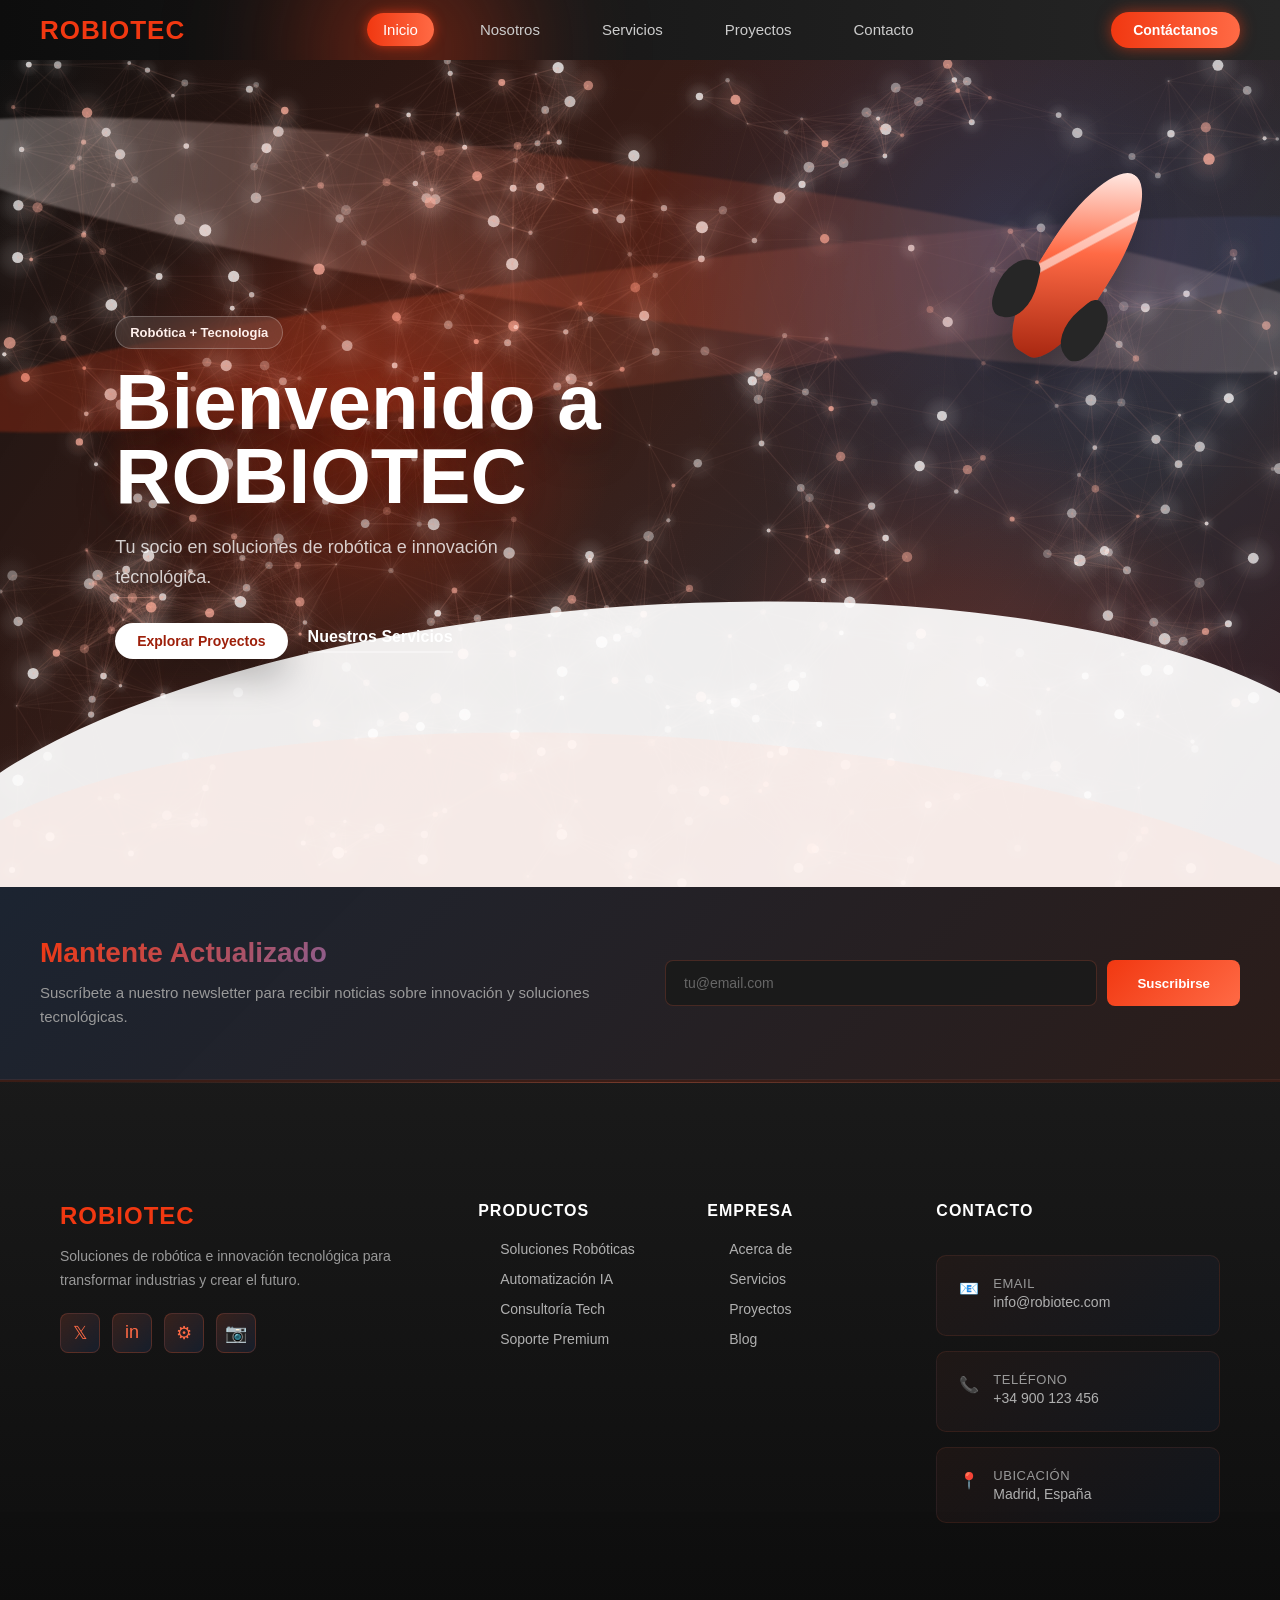
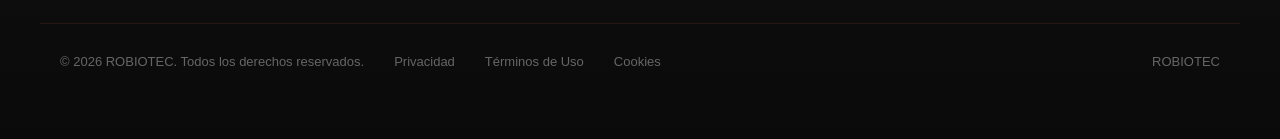
<file: index.html>
<!DOCTYPE html>
<html lang="es">
<head>
    <meta charset="UTF-8">
    <meta name="viewport" content="width=device-width, initial-scale=1.0">
    <link rel="stylesheet" href="css/style.css">
    <title>ROBIOTEC - Soluciones de Robótica e Innovación</title>
</head>
<body>
    <header>
        <nav class="navbar">
            <div class="logo">ROBIOTEC</div>
            <ul class="nav-links">
                <li><a href="index.html" class="active">Inicio</a></li>
                <li><a href="about.html">Nosotros</a></li>
                <li><a href="services.html">Servicios</a></li>
                <li><a href="project.html">Proyectos</a></li>
                <li><a href="contact.html">Contacto</a></li>
            </ul>

            <a href="contact.html" class="btn">Contáctanos</a> 
        </nav>
    </header>
    <main>
        <section class="hero">
            <canvas id="canvas"></canvas>
            <div class="hero-art" aria-hidden="true">
                <span class="cosmic-band band-one"></span>
                <span class="cosmic-band band-two"></span>
                <span class="rocket-shape"></span>
            </div>
            <div class="hero-content">
                <span class="hero-kicker">Robótica + Tecnología</span>
                <h1>Bienvenido a ROBIOTEC</h1>
                <p>Tu socio en soluciones de robótica e innovación tecnológica.</p>
                <div class="hero-actions">
                    <a href="project.html" class="btn hero-btn">Explorar Proyectos</a>
                    <a href="services.html" class="hero-link">Nuestros Servicios</a>
                </div>
            </div>
        </section>
    </main>

    <!-- Newsletter Section -->
    <section class="footer-newsletter">
        <div class="newsletter-container">
            <div class="newsletter-content">
                <h3>Mantente Actualizado</h3>
                <p>Suscríbete a nuestro newsletter para recibir noticias sobre innovación y soluciones tecnológicas.</p>
            </div>
            <form class="newsletter-form" onsubmit="return false;">
                <input type="email" placeholder="tu@email.com" required>
                <button type="submit">Suscribirse</button>
            </form>
        </div>
    </section>

    <!-- Footer -->
    <footer class="footer">
        <!-- Main Footer -->
        <div class="footer-main">
            <div class="footer-content-grid">
                <!-- Brand Column -->
                <div class="footer-column footer-brand">
                    <div class="logo">ROBIOTEC</div>
                    <p>Soluciones de robótica e innovación tecnológica para transformar industrias y crear el futuro.</p>
                    <div class="footer-socials">
                        <a href="https://twitter.com" target="_blank" class="social-icon" title="Twitter">𝕏</a>
                        <a href="https://linkedin.com" target="_blank" class="social-icon" title="LinkedIn">in</a>
                        <a href="https://github.com" target="_blank" class="social-icon" title="GitHub">⚙</a>
                        <a href="https://instagram.com" target="_blank" class="social-icon" title="Instagram">📷</a>
                    </div>
                </div>

                <!-- Product Column -->
                <div class="footer-column">
                    <h4>Productos</h4>
                    <ul class="footer-links">
                        <li><a href="#">Soluciones Robóticas</a></li>
                        <li><a href="#">Automatización IA</a></li>
                        <li><a href="#">Consultoría Tech</a></li>
                        <li><a href="#">Soporte Premium</a></li>
                    </ul>
                </div>

                <!-- Company Column -->
                <div class="footer-column">
                    <h4>Empresa</h4>
                    <ul class="footer-links">
                        <li><a href="about.html">Acerca de</a></li>
                        <li><a href="services.html">Servicios</a></li>
                        <li><a href="project.html">Proyectos</a></li>
                        <li><a href="#">Blog</a></li>
                    </ul>
                </div>

                <!-- Contact Column -->
                <div class="footer-column footer-contact">
                    <h4>Contacto</h4>
                    <div class="contact-item">
                        <div class="contact-item-icon">📧</div>
                        <div class="contact-item-info">
                            <p>Email</p>
                            <a href="mailto:info@robiotec.com">info@robiotec.com</a>
                        </div>
                    </div>
                    <div class="contact-item">
                        <div class="contact-item-icon">📞</div>
                        <div class="contact-item-info">
                            <p>Teléfono</p>
                            <a href="tel:+34900123456">+34 900 123 456</a>
                        </div>
                    </div>
                    <div class="contact-item">
                        <div class="contact-item-icon">📍</div>
                        <div class="contact-item-info">
                            <p>Ubicación</p>
                            <p>Madrid, España</p>
                        </div>
                    </div>
                </div>
            </div>
        </div>

        <!-- Footer Bottom -->
        <div class="footer-bottom">
            <div class="footer-bottom-left">
                <p>&copy; 2026 ROBIOTEC. Todos los derechos reservados.</p>
                <div class="footer-links-bottom">
                    <a href="#">Privacidad</a>
                    <a href="#">Términos de Uso</a>
                    <a href="#">Cookies</a>
                </div>
            </div>
            <div class="footer-credits">
            ROBIOTEC
            </div>
        </div>
    </footer>
    <script src="js/efectCanvas.js"></script>
</body>
</html>
</file>
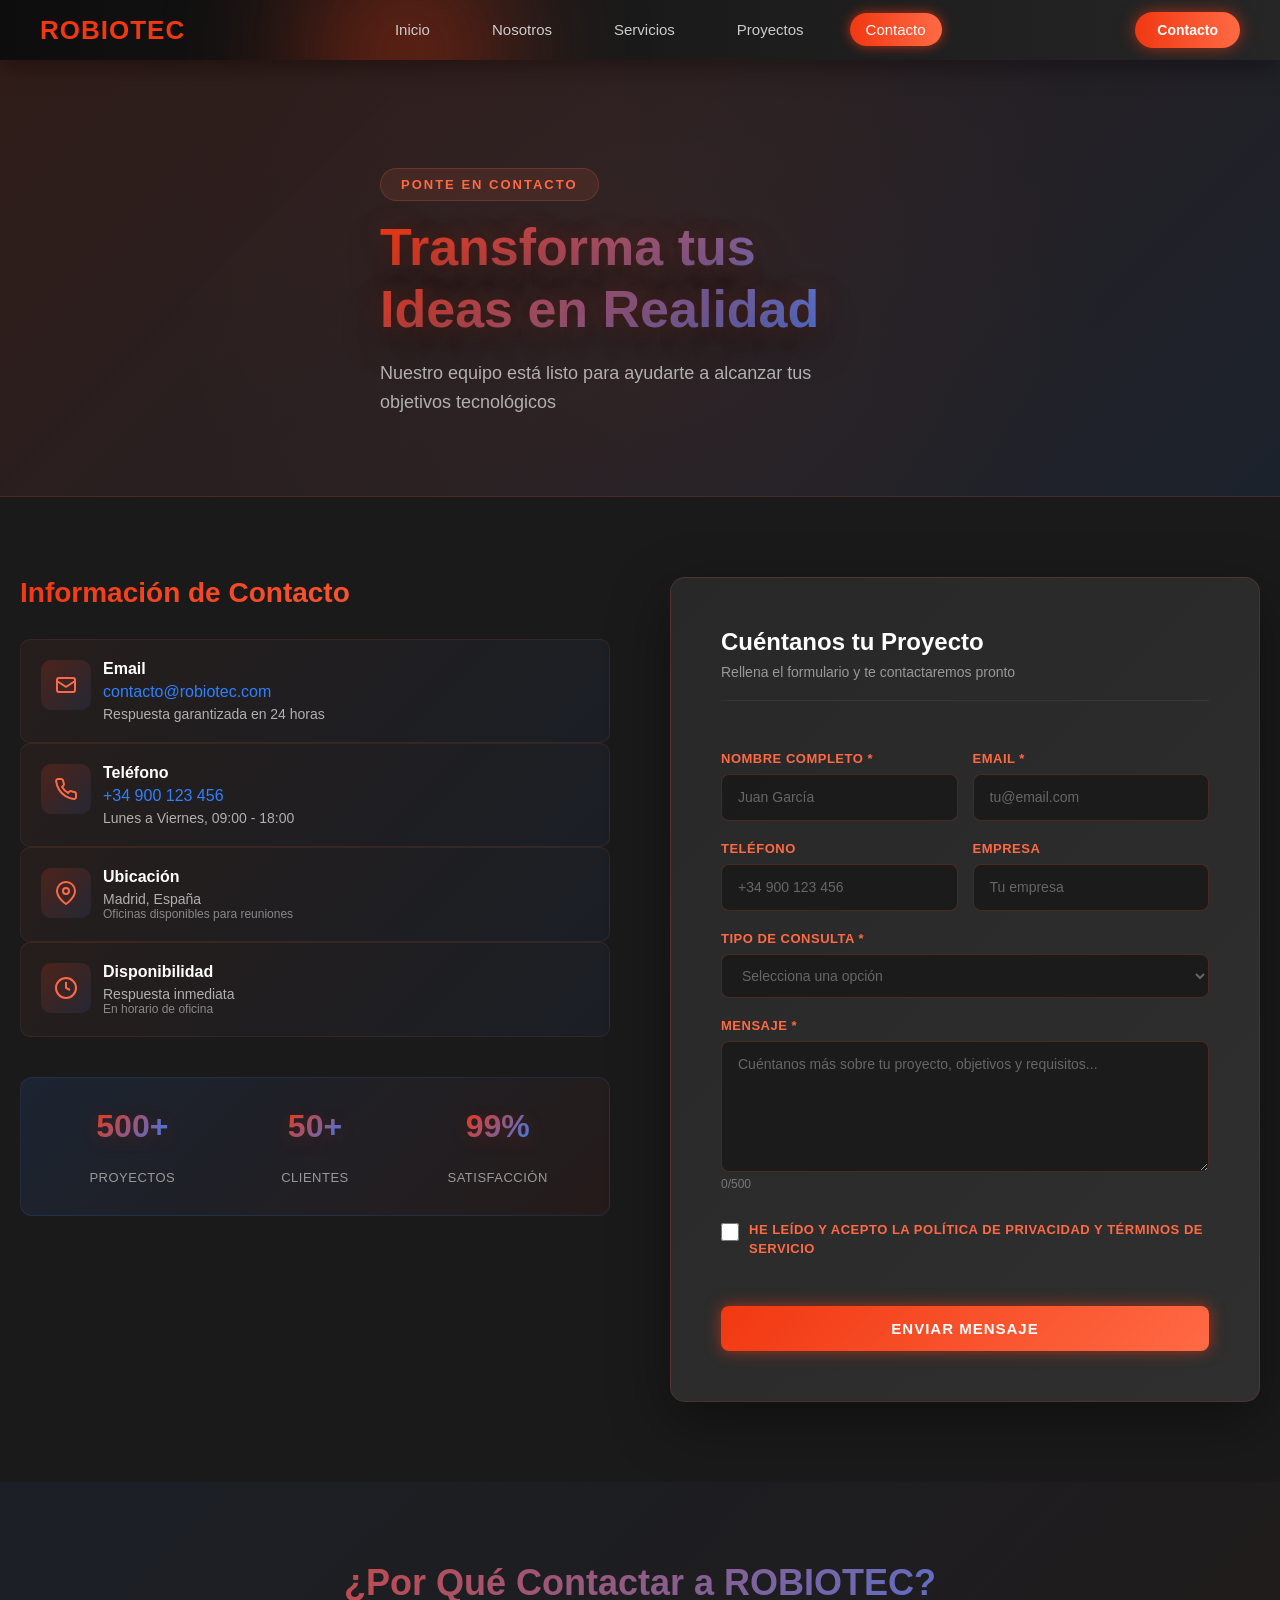
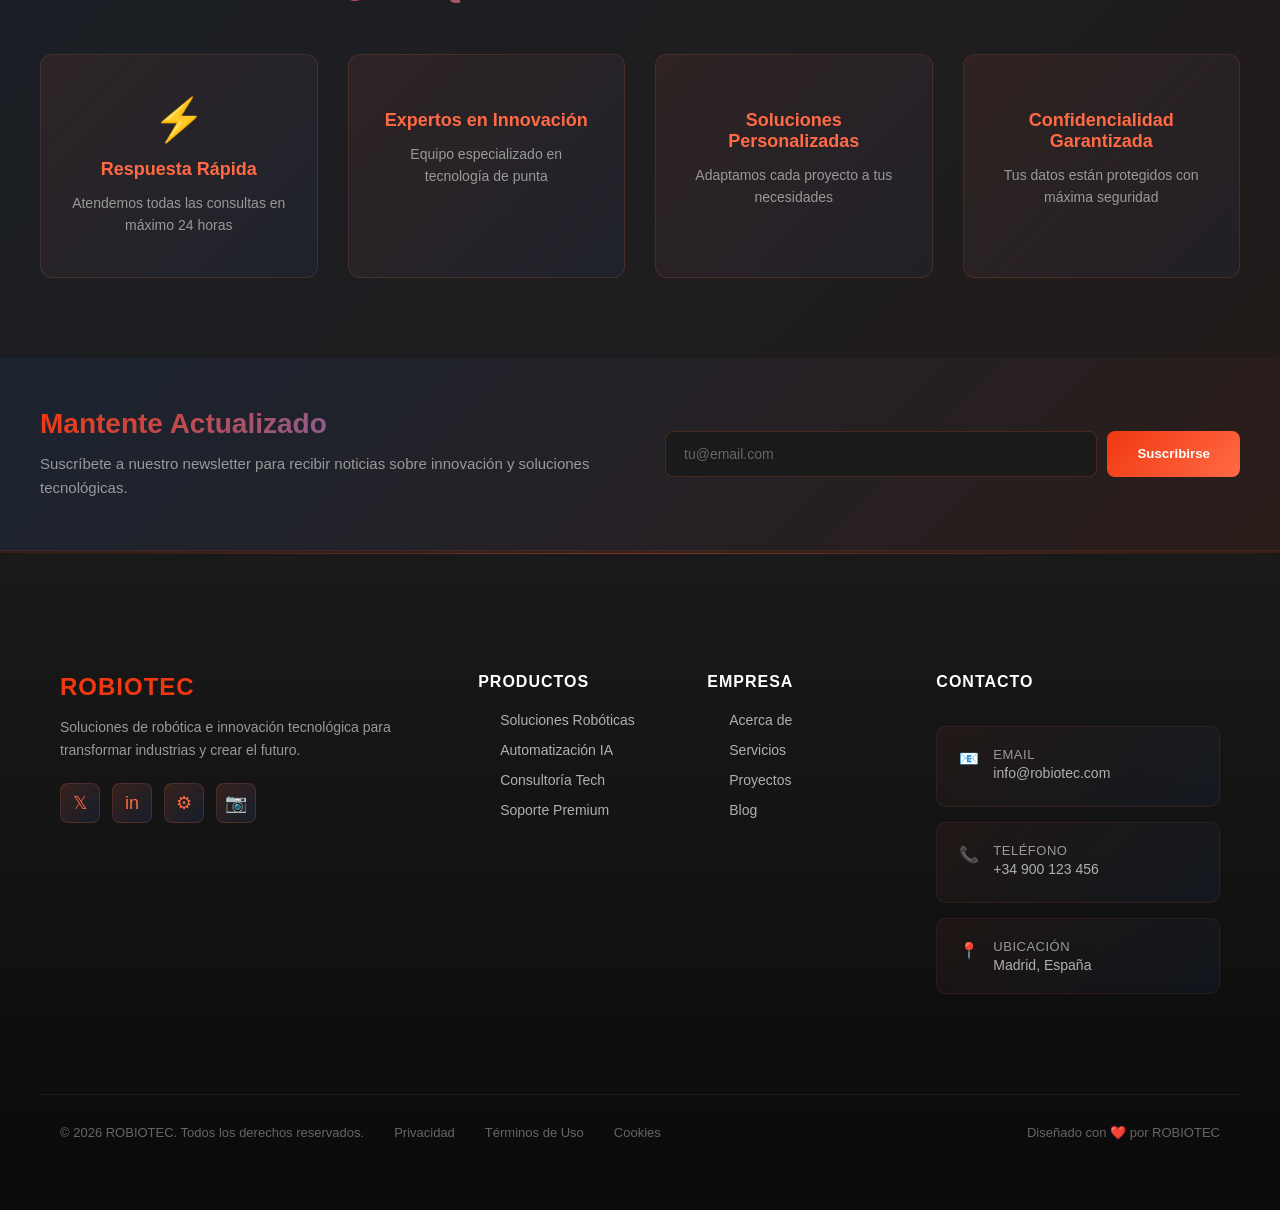
<file: contact.html>
<!DOCTYPE html>
<html lang="es">
<head>
    <meta charset="UTF-8">
    <meta name="viewport" content="width=device-width, initial-scale=1.0">
    <link rel="stylesheet" href="css/style.css">
    <title>ROBIOTEC - Contacto</title>
</head>
<body>
    <canvas id="canvas"></canvas>
    
    <header>
        <nav class="navbar">
            <div class="logo">ROBIOTEC</div>
            <ul class="nav-links">
                <li><a href="index.html">Inicio</a></li>
                <li><a href="about.html">Nosotros</a></li>
                <li><a href="services.html">Servicios</a></li>
                <li><a href="project.html">Proyectos</a></li>
                <li><a href="contact.html" class="active">Contacto</a></li>
            </ul>
            <a href="contact.html" class="btn">Contacto</a>
        </nav>
    </header>

    <main>
        <!-- Hero Section -->
        <section class="contact-hero">
            <div class="hero-content">
                <span class="hero-label">PONTE EN CONTACTO</span>
                <h1>Transforma tus Ideas en Realidad</h1>
                <p>Nuestro equipo está listo para ayudarte a alcanzar tus objetivos tecnológicos</p>
            </div>
        </section>

        <!-- Two Column Section: Contact Info + Form -->
        <section class="contact-main">
            <div class="contact-container">
                <!-- Left Column: Contact Info -->
                <div class="contact-info-column">
                    <div class="info-section">
                        <h3>Información de Contacto</h3>
                        
                        <div class="contact-item">
                            <div class="contact-icon">
                                <svg viewBox="0 0 24 24" fill="none" stroke="currentColor" stroke-width="2">
                                    <path d="M3 8l7.89 5.26a2 2 0 002.22 0L21 8M5 19h14a2 2 0 002-2V7a2 2 0 00-2-2H5a2 2 0 00-2 2v10a2 2 0 002 2z"/>
                                </svg>
                            </div>
                            <div>
                                <h4>Email</h4>
                                <a href="mailto:contacto@robiotec.com">contacto@robiotec.com</a>
                                <p>Respuesta garantizada en 24 horas</p>
                            </div>
                        </div>

                        <div class="contact-item">
                            <div class="contact-icon">
                                <svg viewBox="0 0 24 24" fill="none" stroke="currentColor" stroke-width="2">
                                    <path d="M22 16.92v3a2 2 0 01-2.18 2 19.79 19.79 0 01-8.63-3.07 19.5 19.5 0 01-6-6 19.79 19.79 0 01-3.07-8.67A2 2 0 014.11 2h3a2 2 0 012 1.72 12.84 12.84 0 00.7 2.81 2 2 0 01-.45 2.11L8.09 9.91a16 16 0 006 6l1.27-1.27a2 2 0 012.11-.45 12.84 12.84 0 002.81.7A2 2 0 0122 16.92z"/>
                                </svg>
                            </div>
                            <div>
                                <h4>Teléfono</h4>
                                <a href="tel:+34900123456">+34 900 123 456</a>
                                <p>Lunes a Viernes, 09:00 - 18:00</p>
                            </div>
                        </div>

                        <div class="contact-item">
                            <div class="contact-icon">
                                <svg viewBox="0 0 24 24" fill="none" stroke="currentColor" stroke-width="2">
                                    <path d="M21 10c0 7-9 13-9 13s-9-6-9-13a9 9 0 0118 0z"/>
                                    <circle cx="12" cy="10" r="3"/>
                                </svg>
                            </div>
                            <div>
                                <h4>Ubicación</h4>
                                <p>Madrid, España</p>
                                <p class="small-text">Oficinas disponibles para reuniones</p>
                            </div>
                        </div>

                        <div class="contact-item">
                            <div class="contact-icon">
                                <svg viewBox="0 0 24 24" fill="none" stroke="currentColor" stroke-width="2">
                                    <circle cx="12" cy="12" r="10"/>
                                    <polyline points="12 6 12 12 16 14"/>
                                </svg>
                            </div>
                            <div>
                                <h4>Disponibilidad</h4>
                                <p>Respuesta inmediata</p>
                                <p class="small-text">En horario de oficina</p>
                            </div>
                        </div>
                    </div>

                    <!-- Stats Box -->
                    <div class="stats-box">
                        <div class="stat-item">
                            <span class="stat-number">500+</span>
                            <span class="stat-label">Proyectos</span>
                        </div>
                        <div class="stat-item">
                            <span class="stat-number">50+</span>
                            <span class="stat-label">Clientes</span>
                        </div>
                        <div class="stat-item">
                            <span class="stat-number">99%</span>
                            <span class="stat-label">Satisfacción</span>
                        </div>
                    </div>
                </div>

                <!-- Right Column: Form -->
                <div class="contact-form-column">
                    <div class="form-container">
                        <form id="contactForm" class="contact-form">
                            <div class="form-intro">
                                <h3>Cuéntanos tu Proyecto</h3>
                                <p>Rellena el formulario y te contactaremos pronto</p>
                            </div>

                            <div class="form-row">
                                <div class="form-group">
                                    <label for="nombre">Nombre Completo *</label>
                                    <input type="text" id="nombre" name="nombre" required placeholder="Juan García">
                                    <span class="error-message"></span>
                                </div>

                                <div class="form-group">
                                    <label for="email">Email *</label>
                                    <input type="email" id="email" name="email" required placeholder="tu@email.com">
                                    <span class="error-message"></span>
                                </div>
                            </div>

                            <div class="form-row">
                                <div class="form-group">
                                    <label for="telefono">Teléfono</label>
                                    <input type="tel" id="telefono" name="telefono" placeholder="+34 900 123 456">
                                </div>

                                <div class="form-group">
                                    <label for="empresa">Empresa</label>
                                    <input type="text" id="empresa" name="empresa" placeholder="Tu empresa">
                                </div>
                            </div>

                            <div class="form-group full-width">
                                <label for="asunto">Tipo de Consulta *</label>
                                <select id="asunto" name="asunto" required>
                                    <option value="">Selecciona una opción</option>
                                    <option value="consulta">Consulta General</option>
                                    <option value="presupuesto">Solicitar Presupuesto</option>
                                    <option value="proyecto">Nuevo Proyecto</option>
                                    <option value="soporte">Soporte Técnico</option>
                                    <option value="asociacion">Asociación Comercial</option>
                                    <option value="otro">Otra Consulta</option>
                                </select>
                                <span class="error-message"></span>
                            </div>

                            <div class="form-group full-width">
                                <label for="mensaje">Mensaje *</label>
                                <textarea id="mensaje" name="mensaje" required placeholder="Cuéntanos más sobre tu proyecto, objetivos y requisitos..." rows="5"></textarea>
                                <span class="char-count"><span id="charCount">0</span>/500</span>
                                <span class="error-message"></span>
                            </div>

                            <div class="form-group full-width">
                                <label class="checkbox-label">
                                    <input type="checkbox" id="privacidad" name="privacidad" required>
                                    <span>He leído y acepto la política de privacidad y términos de servicio</span>
                                </label>
                                <span class="error-message"></span>
                            </div>

                            <button type="submit" class="btn btn-submit">Enviar Mensaje</button>
                        </form>

                        <div id="formMessage" class="form-message" style="display: none;"></div>
                    </div>
                </div>
            </div>
        </section>

        <!-- Why Contact Section -->
        <section class="why-contact-section">
            <div class="why-contact-container">
                <h2>¿Por Qué Contactar a ROBIOTEC?</h2>
                <div class="why-grid">
                    <div class="why-card">
                        <div class="why-icon">⚡</div>
                        <h4>Respuesta Rápida</h4>
                        <p>Atendemos todas las consultas en máximo 24 horas</p>
                    </div>
                    <div class="why-card">
                        <div class="why-icon"></div>
                        <h4>Expertos en Innovación</h4>
                        <p>Equipo especializado en tecnología de punta</p>
                    </div>
                    <div class="why-card">
                        <div class="why-icon"></div>
                        <h4>Soluciones Personalizadas</h4>
                        <p>Adaptamos cada proyecto a tus necesidades</p>
                    </div>
                    <div class="why-card">
                        <div class="why-icon"></div>
                        <h4>Confidencialidad Garantizada</h4>
                        <p>Tus datos están protegidos con máxima seguridad</p>
                    </div>
                </div>
            </div>
        </section>
    </main>

    <!-- Newsletter Section -->
    <section class="footer-newsletter">
        <div class="newsletter-container">
            <div class="newsletter-content">
                <h3>Mantente Actualizado</h3>
                <p>Suscríbete a nuestro newsletter para recibir noticias sobre innovación y soluciones tecnológicas.</p>
            </div>
            <form class="newsletter-form" onsubmit="return false;">
                <input type="email" placeholder="tu@email.com" required>
                <button type="submit">Suscribirse</button>
            </form>
        </div>
    </section>

    <!-- Footer -->
    <footer class="footer">
        <!-- Main Footer -->
        <div class="footer-main">
            <div class="footer-content-grid">
                <!-- Brand Column -->
                <div class="footer-column footer-brand">
                    <div class="logo">ROBIOTEC</div>
                    <p>Soluciones de robótica e innovación tecnológica para transformar industrias y crear el futuro.</p>
                    <div class="footer-socials">
                        <a href="https://twitter.com" target="_blank" class="social-icon" title="Twitter">𝕏</a>
                        <a href="https://linkedin.com" target="_blank" class="social-icon" title="LinkedIn">in</a>
                        <a href="https://github.com" target="_blank" class="social-icon" title="GitHub">⚙</a>
                        <a href="https://instagram.com" target="_blank" class="social-icon" title="Instagram">📷</a>
                    </div>
                </div>

                <!-- Product Column -->
                <div class="footer-column">
                    <h4>Productos</h4>
                    <ul class="footer-links">
                        <li><a href="#">Soluciones Robóticas</a></li>
                        <li><a href="#">Automatización IA</a></li>
                        <li><a href="#">Consultoría Tech</a></li>
                        <li><a href="#">Soporte Premium</a></li>
                    </ul>
                </div>

                <!-- Company Column -->
                <div class="footer-column">
                    <h4>Empresa</h4>
                    <ul class="footer-links">
                        <li><a href="about.html">Acerca de</a></li>
                        <li><a href="services.html">Servicios</a></li>
                        <li><a href="project.html">Proyectos</a></li>
                        <li><a href="#">Blog</a></li>
                    </ul>
                </div>

                <!-- Contact Column -->
                <div class="footer-column footer-contact">
                    <h4>Contacto</h4>
                    <div class="contact-item">
                        <div class="contact-item-icon">📧</div>
                        <div class="contact-item-info">
                            <p>Email</p>
                            <a href="mailto:info@robiotec.com">info@robiotec.com</a>
                        </div>
                    </div>
                    <div class="contact-item">
                        <div class="contact-item-icon">📞</div>
                        <div class="contact-item-info">
                            <p>Teléfono</p>
                            <a href="tel:+34900123456">+34 900 123 456</a>
                        </div>
                    </div>
                    <div class="contact-item">
                        <div class="contact-item-icon">📍</div>
                        <div class="contact-item-info">
                            <p>Ubicación</p>
                            <p>Madrid, España</p>
                        </div>
                    </div>
                </div>
            </div>
        </div>

        <!-- Footer Bottom -->
        <div class="footer-bottom">
            <div class="footer-bottom-left">
                <p>&copy; 2026 ROBIOTEC. Todos los derechos reservados.</p>
                <div class="footer-links-bottom">
                    <a href="#">Privacidad</a>
                    <a href="#">Términos de Uso</a>
                    <a href="#">Cookies</a>
                </div>
            </div>
            <div class="footer-credits">
                Diseñado con ❤️ por ROBIOTEC
            </div>
        </div>
    </footer>

    <script src="js/efectCanvas.js"></script>
    <script src="js/form_contact.js"></script>
</body>
</html>
</file>
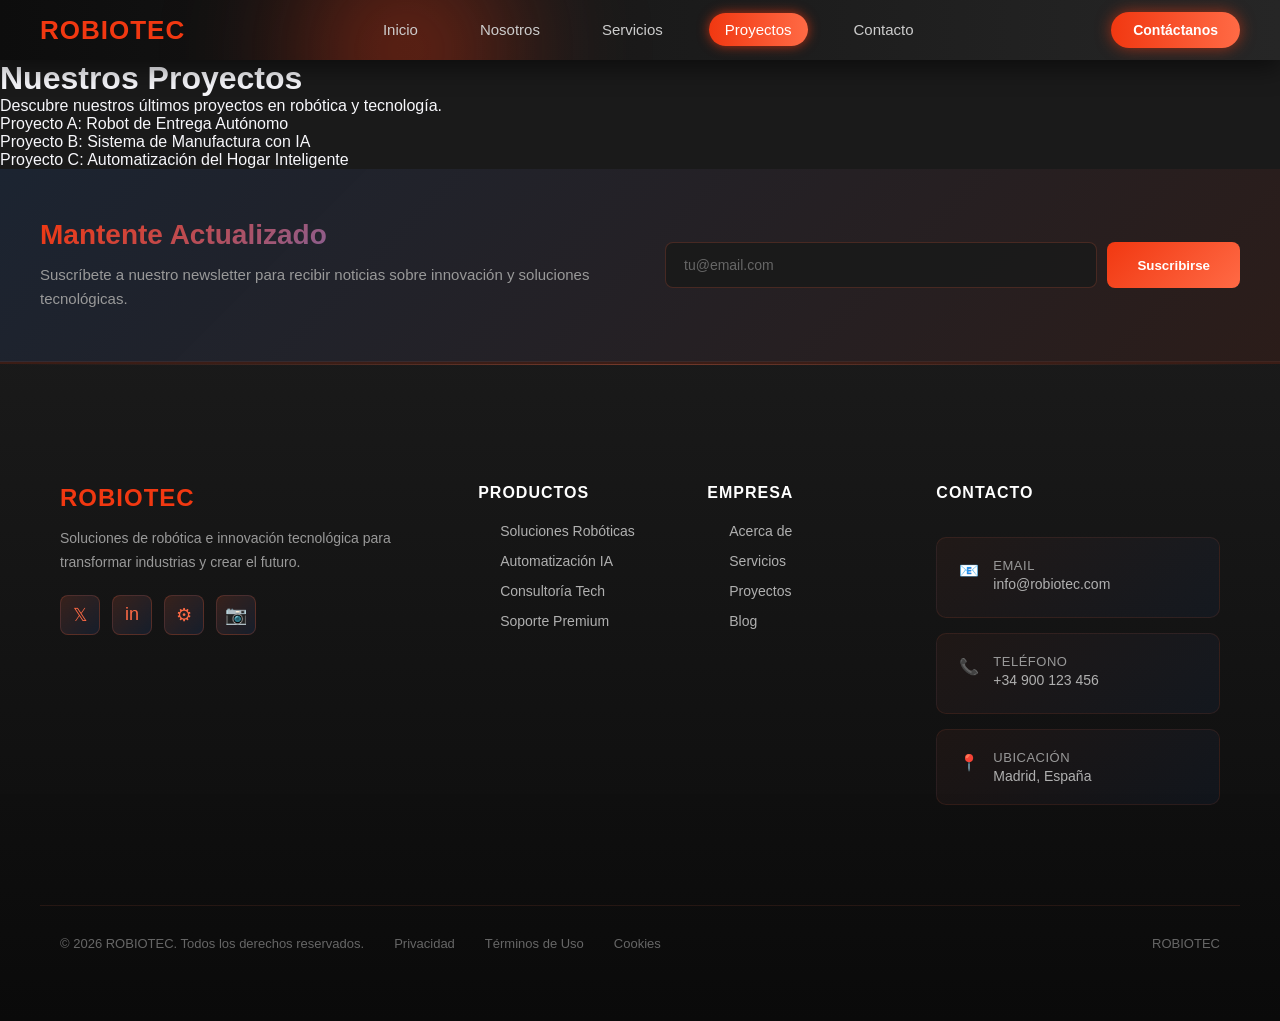
<file: project.html>
<!DOCTYPE html>
<html lang="es">
<head>
    <meta charset="UTF-8">
    <meta name="viewport" content="width=device-width, initial-scale=1.0">
    <link rel="stylesheet" href="css/style.css">
    <title>ROBIOTEC - Proyectos</title>
</head>
<body>
    <header>
        <nav class="navbar">
            <div class="logo">ROBIOTEC</div>
            <ul class="nav-links">
                <li><a href="index.html">Inicio</a></li>
                <li><a href="about.html">Nosotros</a></li>
                <li><a href="services.html">Servicios</a></li>
                <li><a href="project.html" class="active">Proyectos</a></li>
                <li><a href="contact.html">Contacto</a></li>
            </ul>
            <a href="contact.html" class="btn">Contáctanos</a>
        </nav>
    </header>
    <main>
        <h1>Nuestros Proyectos</h1>
        <p>Descubre nuestros últimos proyectos en robótica y tecnología.</p>
        <ul>
            <li>Proyecto A: Robot de Entrega Autónomo</li>
            <li>Proyecto B: Sistema de Manufactura con IA</li>
            <li>Proyecto C: Automatización del Hogar Inteligente</li>
        </ul>
    </main>

    <!-- Newsletter Section -->
    <section class="footer-newsletter">
        <div class="newsletter-container">
            <div class="newsletter-content">
                <h3>Mantente Actualizado</h3>
                <p>Suscríbete a nuestro newsletter para recibir noticias sobre innovación y soluciones tecnológicas.</p>
            </div>
            <form class="newsletter-form" onsubmit="return false;">
                <input type="email" placeholder="tu@email.com" required>
                <button type="submit">Suscribirse</button>
            </form>
        </div>
    </section>

    <!-- Footer -->
    <footer class="footer">
        <!-- Main Footer -->
        <div class="footer-main">
            <div class="footer-content-grid">
                <!-- Brand Column -->
                <div class="footer-column footer-brand">
                    <div class="logo">ROBIOTEC</div>
                    <p>Soluciones de robótica e innovación tecnológica para transformar industrias y crear el futuro.</p>
                    <div class="footer-socials">
                        <a href="https://twitter.com" target="_blank" class="social-icon" title="Twitter">𝕏</a>
                        <a href="https://linkedin.com" target="_blank" class="social-icon" title="LinkedIn">in</a>
                        <a href="https://github.com" target="_blank" class="social-icon" title="GitHub">⚙</a>
                        <a href="https://instagram.com" target="_blank" class="social-icon" title="Instagram">📷</a>
                    </div>
                </div>

                <!-- Product Column -->
                <div class="footer-column">
                    <h4>Productos</h4>
                    <ul class="footer-links">
                        <li><a href="#">Soluciones Robóticas</a></li>
                        <li><a href="#">Automatización IA</a></li>
                        <li><a href="#">Consultoría Tech</a></li>
                        <li><a href="#">Soporte Premium</a></li>
                    </ul>
                </div>

                <!-- Company Column -->
                <div class="footer-column">
                    <h4>Empresa</h4>
                    <ul class="footer-links">
                        <li><a href="about.html">Acerca de</a></li>
                        <li><a href="services.html">Servicios</a></li>
                        <li><a href="project.html">Proyectos</a></li>
                        <li><a href="#">Blog</a></li>
                    </ul>
                </div>

                <!-- Contact Column -->
                <div class="footer-column footer-contact">
                    <h4>Contacto</h4>
                    <div class="contact-item">
                        <div class="contact-item-icon">📧</div>
                        <div class="contact-item-info">
                            <p>Email</p>
                            <a href="mailto:info@robiotec.com">info@robiotec.com</a>
                        </div>
                    </div>
                    <div class="contact-item">
                        <div class="contact-item-icon">📞</div>
                        <div class="contact-item-info">
                            <p>Teléfono</p>
                            <a href="tel:+34900123456">+34 900 123 456</a>
                        </div>
                    </div>
                    <div class="contact-item">
                        <div class="contact-item-icon">📍</div>
                        <div class="contact-item-info">
                            <p>Ubicación</p>
                            <p>Madrid, España</p>
                        </div>
                    </div>
                </div>
            </div>
        </div>

        <!-- Footer Bottom -->
        <div class="footer-bottom">
            <div class="footer-bottom-left">
                <p>&copy; 2026 ROBIOTEC. Todos los derechos reservados.</p>
                <div class="footer-links-bottom">
                    <a href="#">Privacidad</a>
                    <a href="#">Términos de Uso</a>
                    <a href="#">Cookies</a>
                </div>
            </div>
            <div class="footer-credits">
                ROBIOTEC
            </div>
        </div>
    </footer>
</body>
</html>
</file>
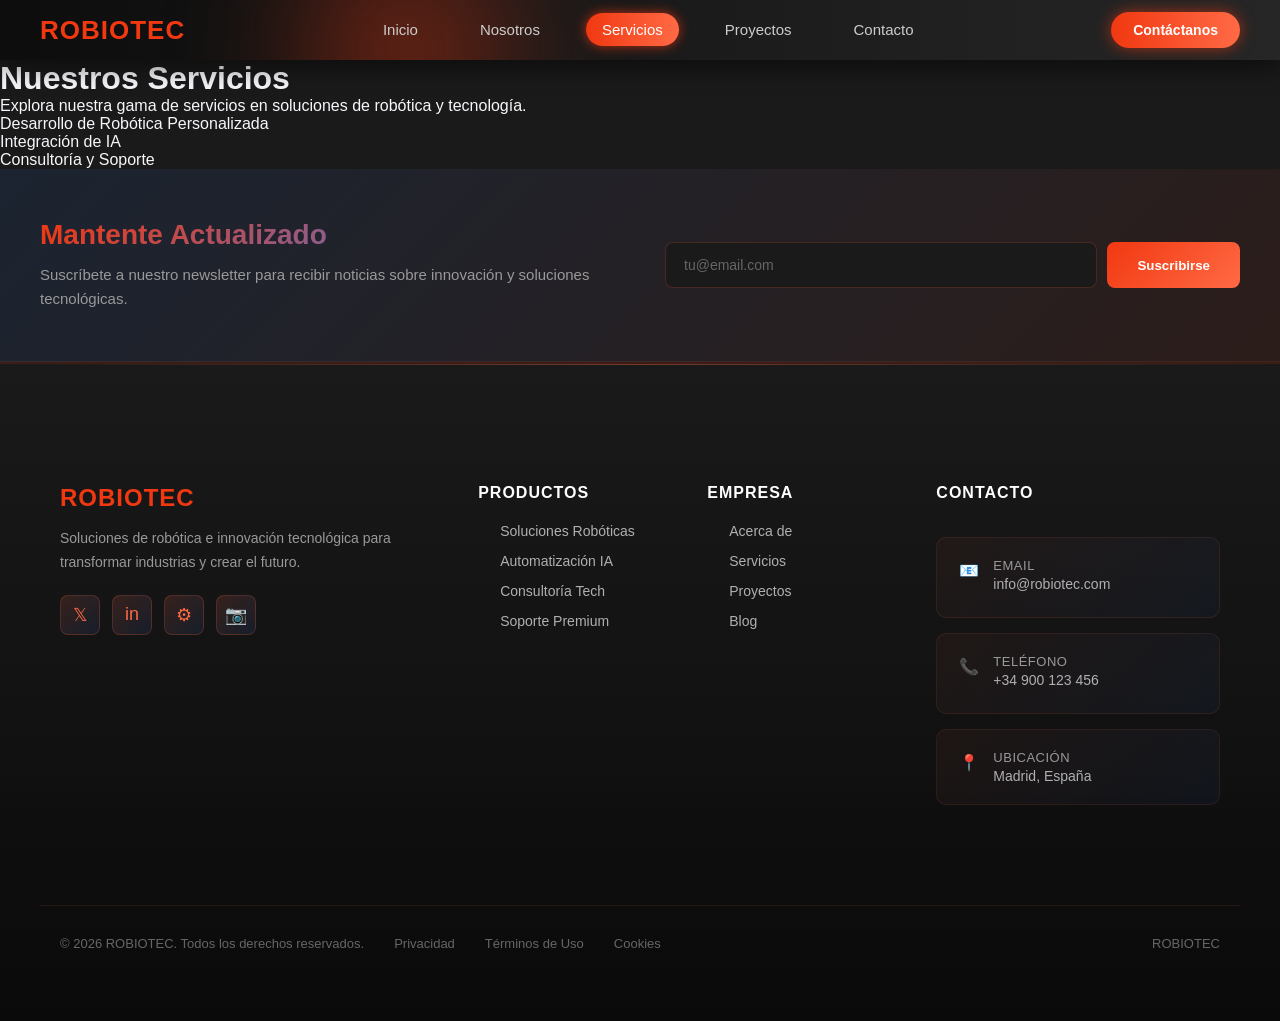
<file: services.html>
<!DOCTYPE html>
<html lang="es">
<head>
    <meta charset="UTF-8">
    <meta name="viewport" content="width=device-width, initial-scale=1.0">
    <link rel="stylesheet" href="css/style.css">
    <title>ROBIOTEC - Servicios</title>
</head>
<body>
    <header>
        <nav class="navbar">
            <div class="logo">ROBIOTEC</div>
            <ul class="nav-links">
                <li><a href="index.html">Inicio</a></li>
                <li><a href="about.html">Nosotros</a></li>
                <li><a href="services.html" class="active">Servicios</a></li>
                <li><a href="project.html">Proyectos</a></li>
                <li><a href="contact.html">Contacto</a></li>
            </ul>
            <a href="contact.html" class="btn">Contáctanos</a>
        </nav>
    </header>
    <main>
        <h1>Nuestros Servicios</h1>
        <p>Explora nuestra gama de servicios en soluciones de robótica y tecnología.</p>
        <ul>
            <li>Desarrollo de Robótica Personalizada</li>
            <li>Integración de IA</li>
            <li>Consultoría y Soporte</li>
        </ul>
    </main>

    <!-- Newsletter Section -->
    <section class="footer-newsletter">
        <div class="newsletter-container">
            <div class="newsletter-content">
                <h3>Mantente Actualizado</h3>
                <p>Suscríbete a nuestro newsletter para recibir noticias sobre innovación y soluciones tecnológicas.</p>
            </div>
            <form class="newsletter-form" onsubmit="return false;">
                <input type="email" placeholder="tu@email.com" required>
                <button type="submit">Suscribirse</button>
            </form>
        </div>
    </section>

    <!-- Footer -->
    <footer class="footer">
        <!-- Main Footer -->
        <div class="footer-main">
            <div class="footer-content-grid">
                <!-- Brand Column -->
                <div class="footer-column footer-brand">
                    <div class="logo">ROBIOTEC</div>
                    <p>Soluciones de robótica e innovación tecnológica para transformar industrias y crear el futuro.</p>
                    <div class="footer-socials">
                        <a href="https://twitter.com" target="_blank" class="social-icon" title="Twitter">𝕏</a>
                        <a href="https://linkedin.com" target="_blank" class="social-icon" title="LinkedIn">in</a>
                        <a href="https://github.com" target="_blank" class="social-icon" title="GitHub">⚙</a>
                        <a href="https://instagram.com" target="_blank" class="social-icon" title="Instagram">📷</a>
                    </div>
                </div>

                <!-- Product Column -->
                <div class="footer-column">
                    <h4>Productos</h4>
                    <ul class="footer-links">
                        <li><a href="#">Soluciones Robóticas</a></li>
                        <li><a href="#">Automatización IA</a></li>
                        <li><a href="#">Consultoría Tech</a></li>
                        <li><a href="#">Soporte Premium</a></li>
                    </ul>
                </div>

                <!-- Company Column -->
                <div class="footer-column">
                    <h4>Empresa</h4>
                    <ul class="footer-links">
                        <li><a href="about.html">Acerca de</a></li>
                        <li><a href="services.html">Servicios</a></li>
                        <li><a href="project.html">Proyectos</a></li>
                        <li><a href="#">Blog</a></li>
                    </ul>
                </div>

                <!-- Contact Column -->
                <div class="footer-column footer-contact">
                    <h4>Contacto</h4>
                    <div class="contact-item">
                        <div class="contact-item-icon">📧</div>
                        <div class="contact-item-info">
                            <p>Email</p>
                            <a href="mailto:info@robiotec.com">info@robiotec.com</a>
                        </div>
                    </div>
                    <div class="contact-item">
                        <div class="contact-item-icon">📞</div>
                        <div class="contact-item-info">
                            <p>Teléfono</p>
                            <a href="tel:+34900123456">+34 900 123 456</a>
                        </div>
                    </div>
                    <div class="contact-item">
                        <div class="contact-item-icon">📍</div>
                        <div class="contact-item-info">
                            <p>Ubicación</p>
                            <p>Madrid, España</p>
                        </div>
                    </div>
                </div>
            </div>
        </div>

        <!-- Footer Bottom -->
        <div class="footer-bottom">
            <div class="footer-bottom-left">
                <p>&copy; 2026 ROBIOTEC. Todos los derechos reservados.</p>
                <div class="footer-links-bottom">
                    <a href="#">Privacidad</a>
                    <a href="#">Términos de Uso</a>
                    <a href="#">Cookies</a>
                </div>
            </div>
            <div class="footer-credits">
                ROBIOTEC
            </div>
        </div>
    </footer>
</body>
</html>
</file>
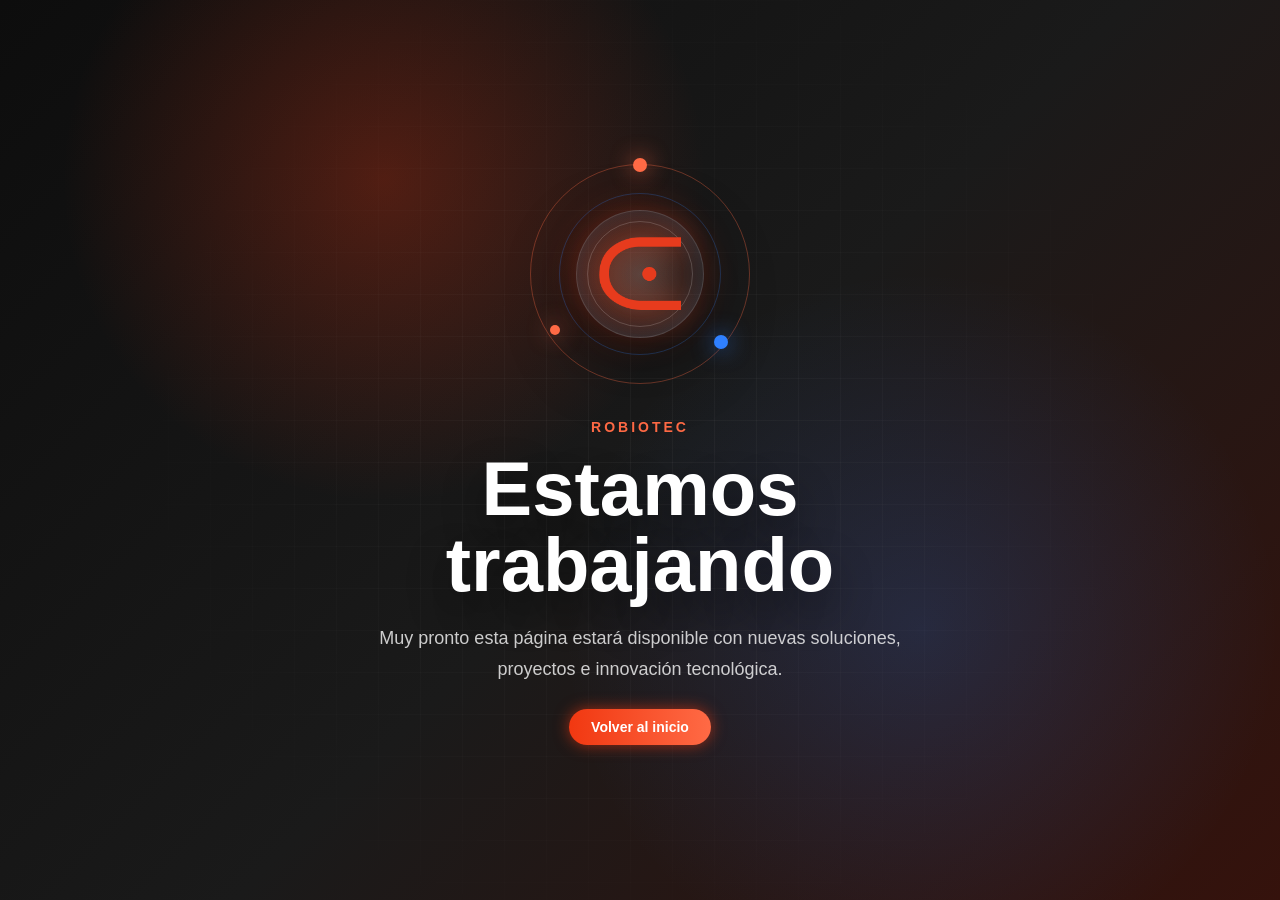
<file: working.html>
<!DOCTYPE html>
<html lang="es">
<head>
    <meta charset="UTF-8">
    <meta name="viewport" content="width=device-width, initial-scale=1.0">
    <link rel="stylesheet" href="css/style.css">
    <title>ROBIOTEC - Estamos Trabajando</title>
</head>
<body class="working-page">
    <main class="working-screen">
        <section class="working-content" aria-label="Página en construcción">
            <div class="working-animation" aria-hidden="true">
                <div class="working-orbit">
                    <span></span>
                    <span></span>
                    <span></span>
                </div>
                <div class="working-core">
                    <img src="logo_simplificado@72x.png" alt="Logo ROBIOTEC" class="working-logo">
                </div>
            </div>

            <span class="working-brand">ROBIOTEC</span>
            <h1>Estamos trabajando</h1>
            <p>Muy pronto esta página estará disponible con nuevas soluciones, proyectos e innovación tecnológica.</p>
            <a href="index.html" class="btn">Volver al inicio</a>
        </section>
    </main>
</body>
</html>
</file>
<file: css/style.css>
/* Reset */
* {
    margin: 0;
    padding: 0;
    box-sizing: border-box;
    font-family: 'Segoe UI', sans-serif;
}

:root {
    --brand-red: #f13811;
    --brand-red-light: #ff6a45;
    --brand-red-dark: #9d1f0a;
    --brand-black: #1a1a1a;
    --brand-gray: #262626;
    --brand-white: #ffffff;
    --tech-blue: #2f80ff;
}

body {
    background: var(--brand-black);
    color: #f7f7fb;
}

/* NAVBAR CONTENEDOR */
.navbar {
    display: flex;
    align-items: center;
    justify-content: space-between;
    padding: 12px 40px;
    width: 100%;
    margin: 0;
    position: sticky;
    top: 0;
    background: linear-gradient(90deg, #0d0d0d, var(--brand-black), var(--brand-gray));
    box-shadow: 0 8px 25px rgba(0,0,0,0.5);
    border-radius: 0;

    position: relative;
    overflow: hidden;
}

/* BRILLO ROJO CORPORATIVO */
.navbar::before {
    content: "";
    position: absolute;
    width: 300px;
    height: 300px;
    background: radial-gradient(circle, rgba(241, 56, 17, 0.58), transparent 70%);
    top: -100px;
    left: 20%;
    filter: blur(60px);
}

/* LOGO */
.logo {
    color: var(--brand-red);
    font-size: 26px;
    font-weight: 700;
    letter-spacing: 1px;
    z-index: 1;
}

/* LINKS */
.nav-links {
    list-style: none;
    display: flex;
    gap: 30px;
    z-index: 1;
}

.nav-links a {
    color: #ccc;
    text-decoration: none;
    font-size: 15px;
    transition: all 0.3s ease;
    padding: 8px 16px;
    border-radius: 20px;
}

/* HOVER SUAVE */
.nav-links a:hover {
    color: #fff;
    background: rgba(241, 56, 17, 0.15);
}

/* LINK ACTIVO (tipo glow) */
.nav-links .active {
    background: linear-gradient(90deg, var(--brand-red), var(--brand-red-light));
    color: #fff;
    box-shadow: 0 0 12px rgba(241, 56, 17, 0.72);
}

/* BOTÓN */
.btn {
    background: linear-gradient(90deg, var(--brand-red), var(--brand-red-light));
    color: white;
    padding: 10px 22px;
    border-radius: 25px;
    text-decoration: none;
    font-size: 14px;
    font-weight: 600;
    z-index: 1;

    box-shadow: 0 0 15px rgba(241, 56, 17, 0.6);
    transition: 0.3s;
}

/* HOVER BOTÓN */
.btn:hover {
    transform: translateY(-2px);
    box-shadow: 0 0 25px rgba(241, 56, 17, 0.86);
}

/* =============================================== */

.hero {
    position: relative;
    min-height: calc(100vh - 73px);
    display: grid;
    align-items: center;
    padding: 90px 9vw;
    background:
        radial-gradient(circle at 28% 45%, rgba(241, 56, 17, 0.32), transparent 25%),
        radial-gradient(circle at 78% 20%, rgba(47, 128, 255, 0.16), transparent 30%),
        radial-gradient(circle at 76% 78%, rgba(241, 56, 17, 0.24), transparent 24%),
        linear-gradient(135deg, #0d0d0d 0%, var(--brand-black) 42%, var(--brand-gray) 74%, #3a130d 100%);
    overflow: hidden;
    isolation: isolate;
}

#canvas {
    position: absolute;
    top: 0;
    left: 0;
    width: 100%;
    height: 100%;
    z-index: 0;
    pointer-events: none;
}

.hero::before,
.hero::after {
    content: "";
    position: absolute;
    inset: auto -8% -28% -8%;
    height: 62%;
    background: rgba(255, 255, 255, 0.92);
    border-radius: 50% 50% 0 0;
    transform: rotate(-4deg);
    z-index: 1;
}

.hero::after {
    inset: auto -12% -36% -6%;
    height: 54%;
    background: rgba(255, 226, 220, 0.36);
    transform: rotate(4deg);
}

.hero-art {
    position: absolute;
    inset: 0;
    z-index: 1;
    pointer-events: none;
}

.cosmic-band {
    position: absolute;
    left: -7%;
    right: -7%;
    height: 150px;
    background: linear-gradient(90deg, rgba(255, 255, 255, 0.42), rgba(241, 56, 17, 0.18), rgba(255, 255, 255, 0.24));
    border-radius: 52% 48% 48% 52%;
    filter: blur(1px);
    opacity: 0.78;
    transform-origin: center;
}

.band-one {
    top: 13%;
    transform: rotate(8deg);
}

.band-two {
    top: 25%;
    height: 118px;
    background: linear-gradient(90deg, rgba(241, 56, 17, 0.32), rgba(255, 106, 69, 0.22), rgba(47, 128, 255, 0.12));
    transform: rotate(-7deg);
}

.rocket-shape {
    position: absolute;
    right: 13%;
    top: 12%;
    width: 70px;
    height: 210px;
    border-radius: 50% 50% 42% 42%;
    background:
        linear-gradient(120deg, transparent 0 38%, rgba(255, 255, 255, 0.55) 39% 43%, transparent 44%),
        linear-gradient(150deg, #ffffff 0%, var(--brand-red-light) 45%, var(--brand-red-dark) 100%);
    box-shadow: 0 24px 46px rgba(0, 0, 0, 0.34);
    transform: rotate(32deg);
}

.rocket-shape::before,
.rocket-shape::after {
    content: "";
    position: absolute;
    bottom: 20px;
    width: 40px;
    height: 62px;
    background: var(--brand-gray);
    border-radius: 80% 20% 70% 30%;
}

.rocket-shape::before {
    left: -26px;
    transform: rotate(-18deg);
}

.rocket-shape::after {
    right: -26px;
    transform: rotate(18deg) scaleX(-1);
}

.rocket-shape {
    animation: floatRocket 5s ease-in-out infinite;
}

.hero-content {
    position: relative;
    z-index: 3;
    max-width: 560px;
    text-align: left;
    color: white;
    padding-top: 28px;
}

.hero-kicker {
    display: inline-flex;
    margin-bottom: 16px;
    padding: 8px 14px;
    border: 1px solid rgba(255, 255, 255, 0.24);
    border-radius: 999px;
    background: rgba(255, 255, 255, 0.1);
    color: #fff0ec;
    font-size: 13px;
    font-weight: 700;
    letter-spacing: 0;
    backdrop-filter: blur(12px);
}

.hero-content h1 {
    max-width: 520px;
    font-size: clamp(42px, 7vw, 78px);
    line-height: 0.95;
    color: #ffffff;
    text-shadow: 0 18px 40px rgba(0, 0, 0, 0.4), 0 0 28px rgba(241, 56, 17, 0.22);
}

.hero-content p {
    max-width: 450px;
    margin-top: 18px;
    color: rgba(255, 255, 255, 0.78);
    font-size: 18px;
    line-height: 1.7;
}

.hero-actions {
    display: flex;
    align-items: center;
    gap: 20px;
    margin-top: 30px;
    flex-wrap: wrap;
}

.hero-btn {
    background: #ffffff;
    color: var(--brand-red-dark);
    box-shadow: 0 16px 38px rgba(0, 0, 0, 0.28);
}

.hero-btn:hover {
    box-shadow: 0 18px 44px rgba(255, 255, 255, 0.28);
}

.hero-link {
    color: #ffffff;
    font-weight: 700;
    text-decoration: none;
    border-bottom: 2px solid rgba(255, 255, 255, 0.36);
    padding-bottom: 5px;
}

@keyframes floatRocket {
    0%, 100% {
        transform: rotate(32deg) translateY(0);
    }

    50% {
        transform: rotate(32deg) translateY(-16px);
    }
}

@media (max-width: 860px) {
    .navbar {
        gap: 18px;
        flex-wrap: wrap;
        justify-content: center;
        padding: 16px 24px;
    }

    .nav-links {
        order: 3;
        width: 100%;
        justify-content: center;
        gap: 8px;
        flex-wrap: wrap;
    }

    .hero {
        min-height: max(680px, calc(100vh - 143px));
        padding: 72px 26px;
    }

    .hero-content {
        text-align: center;
        justify-self: center;
    }

    .hero-content p {
        margin-left: auto;
        margin-right: auto;
    }

    .hero-actions {
        justify-content: center;
    }

    .rocket-shape {
        right: 8%;
        top: 46%;
        width: 48px;
        height: 145px;
        opacity: 0.74;
    }
}

@media (max-width: 560px) {
    .btn {
        padding: 9px 16px;
    }

    .nav-links a {
        padding: 7px 10px;
        font-size: 13px;
    }

    .hero {
        min-height: max(700px, calc(100vh - 128px));
    }

    .hero-content h1 {
        font-size: 40px;
    }

    .hero-content p {
        font-size: 16px;
    }
}


.thank-you-message {
    position: absolute;
    width: auto;
    height: auto;
    top: 20px;
    right: 20px;
    background: rgba(241, 56, 17, 0.92);
    color: white;
    padding: 12px 22px;
    border-radius: 8px;
    box-shadow: 0 0 12px rgba(241, 56, 17, 0.72);
    opacity: 0;
    animation: fadeInOut 4s ease forwards;
}

/* ================= ABOUT PAGE STYLES ================= */

.container {
    max-width: 1200px;
    margin: 0 auto;
    padding: 0 40px;
}

/* About Hero Section */
.about-hero {
    min-height: 450px;
    display: flex;
    align-items: center;
    justify-content: center;
    background: linear-gradient(135deg, #0d0d0d 0%, #1a1a1a 30%, #2a0a05 60%, #3a130d 100%),
                radial-gradient(circle at 20% 50%, rgba(241, 56, 17, 0.25), transparent 40%),
                radial-gradient(circle at 80% 80%, rgba(47, 128, 255, 0.12), transparent 50%);
    padding: 80px 40px;
    text-align: center;
    position: relative;
    overflow: hidden;
}

.about-hero::before {
    content: "";
    position: absolute;
    width: 500px;
    height: 500px;
    background: radial-gradient(circle, rgba(241, 56, 17, 0.15), transparent 70%);
    top: -250px;
    left: 5%;
    filter: blur(100px);
    pointer-events: none;
}

.about-hero::after {
    content: "";
    position: absolute;
    width: 400px;
    height: 400px;
    background: radial-gradient(circle, rgba(47, 128, 255, 0.08), transparent 70%);
    bottom: -150px;
    right: 10%;
    filter: blur(80px);
    pointer-events: none;
}

.about-hero-content {
    position: relative;
    z-index: 2;
    color: white;
    animation: fadeInUp 1s ease;
}

.about-hero h1 {
    font-size: 56px;
    font-weight: 800;
    margin-bottom: 20px;
    color: #ffffff;
    text-shadow: 0 8px 30px rgba(241, 56, 17, 0.25);
    letter-spacing: -1px;
}

.about-hero p {
    font-size: 20px;
    color: rgba(255, 255, 255, 0.85);
    max-width: 600px;
    margin: 0 auto;
    line-height: 1.6;
    font-weight: 300;
}

/* Mission & Vision Section */
.mission-vision {
    padding: 120px 40px;
    background: var(--brand-black);
    position: relative;
}

.mission-vision::before {
    content: "";
    position: absolute;
    top: 0;
    left: 0;
    right: 0;
    height: 1px;
    background: linear-gradient(90deg, transparent, rgba(241, 56, 17, 0.3), transparent);
}

.mission-vision .container {
    display: grid;
    grid-template-columns: 1fr 1fr;
    gap: 60px;
}

.mission-card, .vision-card {
    background: linear-gradient(135deg, rgba(241, 56, 17, 0.08), rgba(47, 128, 255, 0.04));
    padding: 50px;
    border-radius: 16px;
    border: 1px solid rgba(241, 56, 17, 0.2);
    transition: all 0.4s cubic-bezier(0.23, 1, 0.320, 1);
    position: relative;
    overflow: hidden;
}

.mission-card::before, .vision-card::before {
    content: "";
    position: absolute;
    top: 0;
    left: -100%;
    width: 100%;
    height: 100%;
    background: linear-gradient(90deg, transparent, rgba(241, 56, 17, 0.05), transparent);
    transition: left 0.6s ease;
}

.mission-card:hover, .vision-card:hover {
    border-color: rgba(241, 56, 17, 0.5);
    box-shadow: 0 20px 60px rgba(241, 56, 17, 0.15);
    transform: translateY(-8px);
}

.mission-card:hover::before, .vision-card:hover::before {
    left: 100%;
}

.card-icon {
    font-size: 48px;
    margin-bottom: 20px;
    display: inline-block;
}

.mission-card h2, .vision-card h2 {
    font-size: 32px;
    color: var(--brand-red-light);
    margin-bottom: 20px;
    font-weight: 700;
}

.mission-card p, .vision-card p {
    font-size: 16px;
    color: rgba(255, 255, 255, 0.82);
    line-height: 1.8;
    font-weight: 300;
}

/* Values Section */
.values-section {
    padding: 120px 40px;
    background: linear-gradient(180deg, var(--brand-black) 0%, var(--brand-gray) 50%, var(--brand-black) 100%);
    position: relative;
}

.values-section::after {
    content: "";
    position: absolute;
    bottom: 0;
    left: 0;
    right: 0;
    height: 1px;
    background: linear-gradient(90deg, transparent, rgba(241, 56, 17, 0.3), transparent);
}

.values-section h2 {
    font-size: 48px;
    color: white;
    text-align: center;
    margin-bottom: 80px;
    font-weight: 800;
    letter-spacing: -1px;
}

.values-grid {
    display: grid;
    grid-template-columns: repeat(auto-fit, minmax(280px, 1fr));
    gap: 50px;
}

.value-item {
    background: rgba(241, 56, 17, 0.06);
    padding: 40px;
    border-radius: 16px;
    text-align: center;
    border: 1px solid rgba(241, 56, 17, 0.12);
    transition: all 0.4s cubic-bezier(0.23, 1, 0.320, 1);
    position: relative;
}

.value-item::before {
    content: "";
    position: absolute;
    top: 0;
    left: 50%;
    transform: translateX(-50%);
    width: 0;
    height: 3px;
    background: linear-gradient(90deg, transparent, var(--brand-red-light), transparent);
    transition: width 0.4s ease;
}

.value-item:hover {
    background: rgba(241, 56, 17, 0.12);
    border-color: rgba(241, 56, 17, 0.35);
    transform: translateY(-12px);
    box-shadow: 0 25px 50px rgba(241, 56, 17, 0.15);
}

.value-item:hover::before {
    width: 100%;
}

.value-icon {
    font-size: 56px;
    margin-bottom: 25px;
    display: block;
    animation: bounce 2s infinite;
}

.value-item:hover .value-icon {
    animation: bounce 1.5s infinite;
}

.value-item h3 {
    font-size: 24px;
    color: var(--brand-red-light);
    margin-bottom: 15px;
    font-weight: 700;
}

.value-item p {
    font-size: 15px;
    color: rgba(255, 255, 255, 0.75);
    line-height: 1.7;
    font-weight: 300;
}

/* Stats Section */
.stats-section {
    padding: 120px 40px;
    background: var(--brand-black);
    position: relative;
}

.stats-section::before {
    content: "";
    position: absolute;
    top: 0;
    left: 0;
    right: 0;
    height: 1px;
    background: linear-gradient(90deg, transparent, rgba(241, 56, 17, 0.3), transparent);
}

.stats-section h2 {
    font-size: 48px;
    color: white;
    text-align: center;
    margin-bottom: 80px;
    font-weight: 800;
    letter-spacing: -1px;
}

.stats-grid {
    display: grid;
    grid-template-columns: repeat(auto-fit, minmax(250px, 1fr));
    gap: 40px;
}

.stat-card {
    background: linear-gradient(135deg, rgba(47, 128, 255, 0.08), rgba(241, 56, 17, 0.08));
    padding: 50px;
    border-radius: 16px;
    text-align: center;
    border: 1px solid rgba(241, 56, 17, 0.2);
    transition: all 0.4s cubic-bezier(0.23, 1, 0.320, 1);
    position: relative;
    overflow: hidden;
}

.stat-card::before {
    content: "";
    position: absolute;
    top: -50%;
    right: -50%;
    width: 200px;
    height: 200px;
    background: radial-gradient(circle, rgba(241, 56, 17, 0.1), transparent);
    transition: all 0.6s ease;
}

.stat-card:hover {
    border-color: var(--brand-red-light);
    box-shadow: 0 0 40px rgba(241, 56, 17, 0.25);
    transform: scale(1.08);
}

.stat-card:hover::before {
    top: 50%;
    right: 0;
}

.stat-number {
    font-size: 56px;
    color: var(--brand-red-light);
    font-weight: 800;
    margin-bottom: 15px;
    display: block;
    text-shadow: 0 4px 20px rgba(241, 56, 17, 0.2);
}

.stat-card p {
    font-size: 16px;
    color: rgba(255, 255, 255, 0.8);
    font-weight: 500;
}

/* Features Section */
.features-section {
    padding: 120px 40px;
    background: linear-gradient(180deg, var(--brand-gray) 0%, var(--brand-black) 100%);
    position: relative;
}

.features-section::after {
    content: "";
    position: absolute;
    bottom: 0;
    left: 0;
    right: 0;
    height: 1px;
    background: linear-gradient(90deg, transparent, rgba(241, 56, 17, 0.3), transparent);
}

.features-section h2 {
    font-size: 48px;
    color: white;
    text-align: center;
    margin-bottom: 80px;
    font-weight: 800;
    letter-spacing: -1px;
}

.features-grid {
    display: grid;
    grid-template-columns: repeat(auto-fit, minmax(300px, 1fr));
    gap: 50px;
}

.feature-card {
    background: rgba(241, 56, 17, 0.06);
    padding: 45px;
    border-radius: 16px;
    border: 1px solid rgba(241, 56, 17, 0.12);
    transition: all 0.4s cubic-bezier(0.23, 1, 0.320, 1);
    position: relative;
}

.feature-card:hover {
    background: rgba(241, 56, 17, 0.12);
    border-color: rgba(241, 56, 17, 0.35);
    transform: translateY(-12px);
    box-shadow: 0 25px 50px rgba(241, 56, 17, 0.15);
}

.feature-number {
    font-size: 48px;
    color: var(--brand-red-light);
    font-weight: 800;
    margin-bottom: 20px;
    opacity: 0.6;
}

.feature-card h3 {
    font-size: 22px;
    color: white;
    margin-bottom: 15px;
    font-weight: 700;
}

.feature-card p {
    font-size: 15px;
    color: rgba(255, 255, 255, 0.75);
    line-height: 1.7;
    font-weight: 300;
}

/* Team Section */
.team-section {
    padding: 120px 40px;
    background: var(--brand-black);
    position: relative;
}

.team-section::before {
    content: "";
    position: absolute;
    top: 0;
    left: 0;
    right: 0;
    height: 1px;
    background: linear-gradient(90deg, transparent, rgba(241, 56, 17, 0.3), transparent);
}

.team-section h2 {
    font-size: 48px;
    color: white;
    text-align: center;
    margin-bottom: 80px;
    font-weight: 800;
    letter-spacing: -1px;
}

.team-grid {
    display: grid;
    grid-template-columns: repeat(auto-fit, minmax(280px, 1fr));
    gap: 50px;
}

.team-member {
    background: rgba(241, 56, 17, 0.08);
    padding: 45px 35px;
    border-radius: 16px;
    text-align: center;
    border: 1px solid rgba(241, 56, 17, 0.15);
    transition: all 0.4s cubic-bezier(0.23, 1, 0.320, 1);
    position: relative;
    overflow: hidden;
}

.team-member::before {
    content: "";
    position: absolute;
    top: 0;
    left: 0;
    right: 0;
    height: 3px;
    background: linear-gradient(90deg, transparent, var(--brand-red-light), transparent);
    transform: scaleX(0);
    transition: transform 0.4s ease;
}

.team-member:hover {
    background: rgba(241, 56, 17, 0.15);
    border-color: var(--brand-red-light);
    transform: translateY(-15px);
    box-shadow: 0 30px 60px rgba(241, 56, 17, 0.2);
}

.team-member:hover::before {
    transform: scaleX(1);
}

.member-avatar {
    font-size: 80px;
    margin-bottom: 25px;
    display: block;
}

.team-member h3 {
    font-size: 24px;
    color: var(--brand-red-light);
    margin-bottom: 8px;
    font-weight: 700;
}

.member-title {
    font-size: 15px;
    color: rgba(255, 255, 255, 0.7);
    margin-bottom: 15px;
    font-weight: 600;
}

.team-member p {
    font-size: 15px;
    color: rgba(255, 255, 255, 0.8);
    margin-bottom: 10px;
}

.member-bio {
    font-size: 14px;
    color: rgba(255, 255, 255, 0.65);
    font-style: italic;
    line-height: 1.6;
}

/* CTA Section */
.cta-section {
    padding: 100px 40px;
    background: linear-gradient(135deg, rgba(241, 56, 17, 0.15), rgba(47, 128, 255, 0.08), rgba(241, 56, 17, 0.1)),
                linear-gradient(180deg, var(--brand-black) 0%, var(--brand-gray) 100%);
    text-align: center;
    border-top: 1px solid rgba(241, 56, 17, 0.25);
    border-bottom: 1px solid rgba(241, 56, 17, 0.25);
    position: relative;
    overflow: hidden;
}

.cta-section::before {
    content: "";
    position: absolute;
    width: 600px;
    height: 600px;
    background: radial-gradient(circle, rgba(241, 56, 17, 0.12), transparent);
    top: 50%;
    left: 50%;
    transform: translate(-50%, -50%);
    filter: blur(100px);
    pointer-events: none;
}

.cta-content {
    position: relative;
    z-index: 2;
}

.cta-content h2 {
    font-size: 44px;
    color: white;
    margin-bottom: 25px;
    font-weight: 800;
    letter-spacing: -1px;
}

.cta-content p {
    font-size: 18px;
    color: rgba(255, 255, 255, 0.85);
    margin-bottom: 40px;
    font-weight: 300;
}

.btn-large {
    padding: 16px 45px;
    font-size: 16px;
    font-weight: 600;
}

/* Footer */
.footer {
    background: linear-gradient(180deg, var(--brand-black) 0%, #0a0a0a 100%);
    padding: 60px 40px 40px;
    border-top: 1px solid rgba(241, 56, 17, 0.25);
}

.footer-content {
    display: grid;
    grid-template-columns: repeat(auto-fit, minmax(250px, 1fr));
    gap: 50px;
    margin-bottom: 50px;
}

.footer-section h4 {
    font-size: 18px;
    color: var(--brand-red-light);
    margin-bottom: 20px;
    font-weight: 700;
}

.footer-section p {
    font-size: 14px;
    color: rgba(255, 255, 255, 0.7);
    line-height: 1.8;
}

.footer-section ul {
    list-style: none;
}

.footer-section ul li {
    margin-bottom: 12px;
}

.footer-section ul li a {
    color: rgba(255, 255, 255, 0.7);
    text-decoration: none;
    font-size: 14px;
    transition: all 0.3s ease;
}

.footer-section ul li a:hover {
    color: var(--brand-red-light);
    padding-left: 8px;
}

.footer-bottom {
    text-align: center;
    padding-top: 30px;
    border-top: 1px solid rgba(241, 56, 17, 0.15);
    color: rgba(255, 255, 255, 0.6);
    font-size: 14px;
}

/* Animations */
@keyframes fadeInUp {
    from {
        opacity: 0;
        transform: translateY(30px);
    }
    to {
        opacity: 1;
        transform: translateY(0);
    }
}

@keyframes bounce {
    0%, 100% {
        transform: translateY(0);
    }
    50% {
        transform: translateY(-10px);
    }
}

@keyframes slideInLeft {
    from {
        opacity: 0;
        transform: translateX(-30px);
    }
    to {
        opacity: 1;
        transform: translateX(0);
    }
}

/* Responsive Design */
@media (max-width: 1024px) {
    .mission-vision .container {
        grid-template-columns: 1fr;
        gap: 40px;
    }

    .values-grid {
        gap: 40px;
    }

    .features-grid {
        gap: 40px;
    }
}

@media (max-width: 768px) {
    .container {
        padding: 0 25px;
    }

    .about-hero {
        min-height: 350px;
        padding: 60px 25px;
    }

    .about-hero h1 {
        font-size: 40px;
    }

    .about-hero p {
        font-size: 16px;
    }

    .mission-vision {
        padding: 80px 25px;
    }

    .mission-card, .vision-card {
        padding: 35px;
    }

    .values-section,
    .stats-section,
    .features-section,
    .team-section {
        padding: 80px 25px;
    }

    .values-section h2,
    .stats-section h2,
    .features-section h2,
    .team-section h2 {
        font-size: 36px;
        margin-bottom: 60px;
    }

    .values-grid,
    .stats-grid,
    .features-grid,
    .team-grid {
        gap: 30px;
    }

    .stats-grid {
        grid-template-columns: repeat(2, 1fr);
    }

    .cta-content h2 {
        font-size: 32px;
    }

    .cta-content p {
        font-size: 16px;
    }
}

@media (max-width: 480px) {
    .about-hero {
        min-height: 300px;
        padding: 40px 20px;
    }

    .about-hero h1 {
        font-size: 28px;
    }

    .about-hero p {
        font-size: 14px;
    }

    .mission-vision,
    .values-section,
    .stats-section,
    .features-section,
    .team-section {
        padding: 60px 20px;
    }

    .mission-card, .vision-card {
        padding: 25px;
    }

    .value-item, .feature-card, .team-member {
        padding: 25px;
    }

    .values-section h2,
    .stats-section h2,
    .features-section h2,
    .team-section h2 {
        font-size: 28px;
        margin-bottom: 40px;
    }

    .values-grid,
    .stats-grid,
    .features-grid,
    .team-grid {
        grid-template-columns: 1fr;
        gap: 20px;
    }

    .stat-number {
        font-size: 40px;
    }

    .value-icon {
        font-size: 44px;
    }

    .member-avatar {
        font-size: 60px;
    }

    .feature-number {
        font-size: 36px;
    }

    .cta-section {
        padding: 60px 20px;
    }

    .cta-content h2 {
        font-size: 24px;
        margin-bottom: 15px;
    }

    .cta-content p {
        font-size: 14px;
        margin-bottom: 25px;
    }

    .footer {
        padding: 40px 20px 30px;
    }

    .footer-content {
        grid-template-columns: 1fr;
        gap: 30px;
    }
}

/* ==========================================
   CONTACT PAGE STYLES - PROFESSIONAL DESIGN
   ========================================== */

/* Contact Hero */
.contact-hero {
    min-height: 280px;
    display: flex;
    align-items: center;
    justify-content: center;
    background: linear-gradient(135deg, rgba(241, 56, 17, 0.1) 0%, rgba(47, 128, 255, 0.08) 100%);
    padding: 80px 20px;
    text-align: center;
    border-bottom: 1px solid rgba(255, 106, 69, 0.15);
    position: relative;
    overflow: hidden;
}

.contact-hero::before {
    content: "";
    position: absolute;
    top: 0;
    left: 0;
    right: 0;
    bottom: 0;
    background: radial-gradient(circle at 50% 50%, rgba(255, 106, 69, 0.05) 0%, transparent 70%);
    pointer-events: none;
}

.contact-hero .hero-content {
    position: relative;
    z-index: 2;
    max-width: 700px;
}

.hero-label {
    display: inline-block;
    font-size: 13px;
    font-weight: 700;
    text-transform: uppercase;
    letter-spacing: 2px;
    color: #ff6a45;
    margin-bottom: 15px;
    padding: 8px 20px;
    background: rgba(255, 106, 69, 0.1);
    border: 1px solid rgba(255, 106, 69, 0.2);
    border-radius: 20px;
}

.contact-hero h1 {
    font-size: 52px;
    font-weight: 700;
    background: linear-gradient(135deg, #f13811, #2f80ff);
    -webkit-background-clip: text;
    -webkit-text-fill-color: transparent;
    background-clip: text;
    margin-bottom: 15px;
    line-height: 1.2;
}

.contact-hero p {
    font-size: 18px;
    color: #b0b0b0;
    line-height: 1.6;
}

/* Contact Main Section - Two Column Layout */
.contact-main {
    padding: 80px 20px;
    background: linear-gradient(180deg, rgba(26, 26, 26, 0.5) 0%, rgba(26, 26, 26, 0.3) 100%);
}

.contact-container {
    max-width: 1300px;
    margin: 0 auto;
    display: grid;
    grid-template-columns: 1fr 1fr;
    gap: 60px;
    align-items: start;
}

/* Left Column: Contact Info */
.contact-info-column {
    display: flex;
    flex-direction: column;
    gap: 40px;
}

.info-section h3 {
    font-size: 28px;
    font-weight: 700;
    color: #ffffff;
    margin-bottom: 30px;
    background: linear-gradient(135deg, #f13811, #ff6a45);
    -webkit-background-clip: text;
    -webkit-text-fill-color: transparent;
    background-clip: text;
}

.contact-item {
    display: flex;
    gap: 20px;
    padding: 20px;
    background: linear-gradient(135deg, rgba(255, 106, 69, 0.05) 0%, rgba(47, 128, 255, 0.05) 100%);
    border: 1px solid rgba(255, 106, 69, 0.1);
    border-radius: 10px;
    transition: all 0.3s ease;
}

.contact-item:hover {
    background: linear-gradient(135deg, rgba(255, 106, 69, 0.1) 0%, rgba(47, 128, 255, 0.1) 100%);
    border-color: rgba(255, 106, 69, 0.25);
    transform: translateX(5px);
}

.contact-icon {
    width: 50px;
    height: 50px;
    min-width: 50px;
    display: flex;
    align-items: center;
    justify-content: center;
    background: linear-gradient(135deg, rgba(241, 56, 17, 0.2) 0%, rgba(47, 128, 255, 0.1) 100%);
    border-radius: 10px;
    color: #ff6a45;
}

.contact-icon svg {
    width: 24px;
    height: 24px;
}

.contact-item h4 {
    font-size: 16px;
    font-weight: 600;
    color: #ffffff;
    margin-bottom: 5px;
}

.contact-item p {
    font-size: 14px;
    color: #b0b0b0;
    margin: 0;
}

.contact-item a {
    color: #2f80ff;
    text-decoration: none;
    font-weight: 500;
    transition: color 0.3s;
    display: block;
    margin-bottom: 5px;
}

.contact-item a:hover {
    color: #ff6a45;
}

.small-text {
    font-size: 12px !important;
    color: #888 !important;
}

/* Stats Box */
.stats-box {
    display: grid;
    grid-template-columns: repeat(3, 1fr);
    gap: 20px;
    padding: 30px;
    background: linear-gradient(135deg, rgba(47, 128, 255, 0.1) 0%, rgba(241, 56, 17, 0.05) 100%);
    border: 1px solid rgba(47, 128, 255, 0.15);
    border-radius: 12px;
}

.stat-item {
    display: flex;
    flex-direction: column;
    align-items: center;
    gap: 10px;
    text-align: center;
}

.stat-number {
    font-size: 32px;
    font-weight: 700;
    background: linear-gradient(135deg, #f13811, #2f80ff);
    -webkit-background-clip: text;
    -webkit-text-fill-color: transparent;
    background-clip: text;
}

.stat-label {
    font-size: 13px;
    color: #999;
    text-transform: uppercase;
    letter-spacing: 0.5px;
}

/* Right Column: Form */
.contact-form-column {
    display: flex;
    flex-direction: column;
}

.form-container {
    background: linear-gradient(135deg, rgba(42, 42, 42, 0.9) 0%, rgba(50, 50, 50, 0.9) 100%);
    padding: 50px;
    border: 1px solid rgba(255, 106, 69, 0.15);
    border-radius: 15px;
    backdrop-filter: blur(10px);
    box-shadow: 0 20px 60px rgba(0, 0, 0, 0.4);
}

.form-intro {
    margin-bottom: 30px;
    padding-bottom: 20px;
    border-bottom: 1px solid rgba(255, 106, 69, 0.1);
}

.form-intro h3 {
    font-size: 24px;
    font-weight: 700;
    color: #ffffff;
    margin-bottom: 8px;
}

.form-intro p {
    color: #999;
    font-size: 14px;
}

.contact-form {
    display: flex;
    flex-direction: column;
    gap: 20px;
}

.form-row {
    display: grid;
    grid-template-columns: 1fr 1fr;
    gap: 15px;
}

.form-group {
    display: flex;
    flex-direction: column;
    position: relative;
}

.form-group.full-width {
    grid-column: 1 / -1;
}

.form-group label {
    font-size: 13px;
    font-weight: 600;
    color: #ff6a45;
    margin-bottom: 8px;
    text-transform: uppercase;
    letter-spacing: 0.5px;
}

.form-group input,
.form-group select,
.form-group textarea {
    background: rgba(26, 26, 26, 0.9);
    border: 1px solid rgba(255, 106, 69, 0.2);
    border-radius: 8px;
    padding: 12px 16px;
    color: #ffffff;
    font-size: 14px;
    transition: all 0.3s ease;
    font-family: inherit;
    line-height: 1.5;
}

.form-group input::placeholder,
.form-group textarea::placeholder,
.form-group select {
    color: #666;
}

.form-group input:focus,
.form-group select:focus,
.form-group textarea:focus {
    outline: none;
    border-color: rgba(255, 106, 69, 0.6);
    box-shadow: 0 0 15px rgba(255, 106, 69, 0.15), inset 0 0 10px rgba(255, 106, 69, 0.05);
    background: rgba(26, 26, 26, 0.98);
}

.form-group textarea {
    resize: vertical;
    min-height: 120px;
}

.char-count {
    font-size: 12px;
    color: #777;
    margin-top: 5px;
}

.checkbox-label {
    display: flex;
    align-items: flex-start;
    font-size: 13px;
    color: #b0b0b0;
    cursor: pointer;
    gap: 10px;
    padding: 10px 0;
}

.checkbox-label input[type="checkbox"] {
    width: 18px;
    height: 18px;
    min-width: 18px;
    cursor: pointer;
    accent-color: #f13811;
    margin-top: 2px;
}

.checkbox-label span {
    line-height: 1.4;
}

.error-message {
    font-size: 12px;
    color: #ff6b6b;
    margin-top: 5px;
    display: none;
}

.form-group.error input,
.form-group.error select,
.form-group.error textarea {
    border-color: rgba(255, 107, 107, 0.5);
    background: rgba(255, 107, 107, 0.05);
}

.form-group.error .error-message {
    display: block;
}

.btn-submit {
    padding: 14px 40px;
    font-size: 15px;
    font-weight: 600;
    text-transform: uppercase;
    letter-spacing: 1px;
    margin-top: 10px;
    transition: all 0.3s ease;
    background: linear-gradient(135deg, #f13811, #ff6a45);
    cursor: pointer;
    border: none;
    border-radius: 8px;
    color: white;
}

.btn-submit:hover {
    transform: translateY(-2px);
    box-shadow: 0 15px 40px rgba(241, 56, 17, 0.4);
}

.btn-submit:active {
    transform: translateY(0);
}

/* Form Message */
.form-message {
    padding: 15px 20px;
    border-radius: 8px;
    text-align: center;
    font-weight: 500;
    animation: slideIn 0.3s ease;
    margin-bottom: 15px;
}

.form-message.success {
    background: rgba(76, 175, 80, 0.15);
    border: 1px solid rgba(76, 175, 80, 0.3);
    color: #90ee90;
}

.form-message.error {
    background: rgba(244, 67, 54, 0.15);
    border: 1px solid rgba(244, 67, 54, 0.3);
    color: #ff6b6b;
}

@keyframes slideIn {
    from {
        opacity: 0;
        transform: translateY(-10px);
    }
    to {
        opacity: 1;
        transform: translateY(0);
    }
}

/* Why Contact Section */
.why-contact-section {
    padding: 80px 20px;
    background: linear-gradient(135deg, rgba(47, 128, 255, 0.05) 0%, rgba(241, 56, 17, 0.03) 100%);
}

.why-contact-container {
    max-width: 1200px;
    margin: 0 auto;
}

.why-contact-section h2 {
    font-size: 36px;
    font-weight: 700;
    text-align: center;
    margin-bottom: 50px;
    background: linear-gradient(135deg, #f13811, #2f80ff);
    -webkit-background-clip: text;
    -webkit-text-fill-color: transparent;
    background-clip: text;
}

.why-grid {
    display: grid;
    grid-template-columns: repeat(auto-fit, minmax(250px, 1fr));
    gap: 30px;
}

.why-card {
    background: linear-gradient(135deg, rgba(255, 106, 69, 0.08) 0%, rgba(47, 128, 255, 0.05) 100%);
    padding: 40px 30px;
    border: 1px solid rgba(255, 106, 69, 0.15);
    border-radius: 12px;
    text-align: center;
    transition: all 0.3s ease;
}

.why-card:hover {
    background: linear-gradient(135deg, rgba(255, 106, 69, 0.12) 0%, rgba(47, 128, 255, 0.08) 100%);
    border-color: rgba(255, 106, 69, 0.3);
    transform: translateY(-8px);
    box-shadow: 0 20px 50px rgba(241, 56, 17, 0.15);
}

.why-icon {
    font-size: 42px;
    margin-bottom: 15px;
    display: block;
}

.why-card h4 {
    font-size: 18px;
    font-weight: 600;
    color: #ff6a45;
    margin-bottom: 12px;
}

.why-card p {
    font-size: 14px;
    color: #999;
    line-height: 1.6;
}

/* Responsive Contact Page */
@media (max-width: 1024px) {
    .contact-container {
        grid-template-columns: 1fr;
        gap: 40px;
    }

    .contact-main {
        padding: 60px 20px;
    }

    .stats-box {
        grid-template-columns: repeat(3, 1fr);
    }

    .contact-hero h1 {
        font-size: 40px;
    }

    .form-container {
        padding: 40px;
    }
}

@media (max-width: 768px) {
    .contact-hero {
        min-height: 200px;
        padding: 50px 20px;
    }

    .hero-label {
        font-size: 11px;
    }

    .contact-hero h1 {
        font-size: 32px;
        margin-bottom: 12px;
    }

    .contact-hero p {
        font-size: 16px;
    }

    .contact-main {
        padding: 50px 20px;
    }

    .contact-container {
        gap: 30px;
    }

    .info-section h3 {
        font-size: 22px;
    }

    .contact-item {
        gap: 15px;
        padding: 15px;
    }

    .contact-icon {
        width: 40px;
        height: 40px;
        min-width: 40px;
    }

    .stats-box {
        grid-template-columns: 1fr;
        gap: 15px;
        padding: 25px;
    }

    .stat-number {
        font-size: 24px;
    }

    .form-container {
        padding: 30px 20px;
    }

    .form-intro h3 {
        font-size: 20px;
    }

    .form-row {
        grid-template-columns: 1fr;
        gap: 15px;
    }

    .why-contact-section h2 {
        font-size: 28px;
        margin-bottom: 35px;
    }

    .why-grid {
        grid-template-columns: 1fr;
        gap: 20px;
    }

    .why-card {
        padding: 30px 20px;
    }

    .why-card h4 {
        font-size: 16px;
    }

    .why-card p {
        font-size: 13px;
    }
}

/* ==========================================
   WORKING PAGE STYLES
   ========================================== */

.working-page {
    min-height: 100vh;
    overflow-x: hidden;
}

.working-screen {
    min-height: 100vh;
    display: grid;
    place-items: center;
    padding: 48px 20px;
    background:
        radial-gradient(circle at 30% 20%, rgba(241, 56, 17, 0.28), transparent 28%),
        radial-gradient(circle at 72% 70%, rgba(47, 128, 255, 0.18), transparent 32%),
        linear-gradient(135deg, #0d0d0d 0%, var(--brand-black) 52%, #35120c 100%);
    position: relative;
}

.working-screen::before {
    content: "";
    position: absolute;
    inset: 0;
    background-image:
        linear-gradient(rgba(255, 255, 255, 0.04) 1px, transparent 1px),
        linear-gradient(90deg, rgba(255, 255, 255, 0.04) 1px, transparent 1px);
    background-size: 42px 42px;
    -webkit-mask-image: radial-gradient(circle at center, #000 0%, transparent 72%);
    mask-image: radial-gradient(circle at center, #000 0%, transparent 72%);
}

.working-content {
    width: min(720px, 100%);
    text-align: center;
    position: relative;
    z-index: 1;
}

.working-animation {
    width: 220px;
    height: 220px;
    margin: 0 auto 34px;
    position: relative;
    display: grid;
    place-items: center;
}

.working-orbit {
    position: absolute;
    inset: 0;
    border: 1px solid rgba(255, 106, 69, 0.34);
    border-radius: 50%;
    animation: workingSpin 7s linear infinite;
}

.working-orbit::before,
.working-orbit::after {
    content: "";
    position: absolute;
    inset: 28px;
    border: 1px solid rgba(47, 128, 255, 0.24);
    border-radius: 50%;
}

.working-orbit::after {
    inset: 56px;
    border-color: rgba(255, 255, 255, 0.18);
}

.working-orbit span {
    width: 14px;
    height: 14px;
    position: absolute;
    border-radius: 50%;
    background: var(--brand-red-light);
    box-shadow: 0 0 22px rgba(255, 106, 69, 0.88);
}

.working-orbit span:nth-child(1) {
    top: -7px;
    left: calc(50% - 7px);
}

.working-orbit span:nth-child(2) {
    right: 21px;
    bottom: 34px;
    background: var(--tech-blue);
    box-shadow: 0 0 22px rgba(47, 128, 255, 0.78);
}

.working-orbit span:nth-child(3) {
    left: 19px;
    bottom: 48px;
    width: 10px;
    height: 10px;
}

.working-core {
    width: 128px;
    height: 128px;
    display: grid;
    place-items: center;
    border-radius: 50%;
    background:
        radial-gradient(circle, rgba(255, 255, 255, 0.16) 0%, rgba(255, 106, 69, 0.12) 48%, rgba(47, 128, 255, 0.08) 100%);
    border: 1px solid rgba(255, 255, 255, 0.16);
    box-shadow:
        0 24px 70px rgba(0, 0, 0, 0.42),
        0 0 34px rgba(241, 56, 17, 0.3),
        inset 0 0 28px rgba(255, 255, 255, 0.08);
    animation: workingPulse 2.4s ease-in-out infinite;
}

.working-logo {
    width: 82px;
    height: auto;
    display: block;
    filter: drop-shadow(0 0 16px rgba(255, 106, 69, 0.72));
}

.working-brand {
    display: inline-flex;
    margin-bottom: 16px;
    color: var(--brand-red-light);
    font-size: 14px;
    font-weight: 800;
    letter-spacing: 3px;
}

.working-content h1 {
    color: #ffffff;
    font-size: clamp(42px, 8vw, 76px);
    line-height: 1;
    margin-bottom: 20px;
    text-shadow: 0 18px 42px rgba(0, 0, 0, 0.48);
}

.working-content p {
    max-width: 560px;
    margin: 0 auto 34px;
    color: rgba(255, 255, 255, 0.78);
    font-size: 18px;
    line-height: 1.7;
}

@keyframes workingSpin {
    to {
        transform: rotate(360deg);
    }
}

@keyframes workingPulse {
    0%, 100% {
        transform: scale(1);
    }

    50% {
        transform: scale(1.08);
    }
}

@media (max-width: 560px) {
    .working-animation {
        width: 170px;
        height: 170px;
        margin-bottom: 28px;
    }

    .working-core {
        width: 104px;
        height: 104px;
    }

    .working-logo {
        width: 68px;
    }

    .working-content h1 {
        font-size: 42px;
    }

    .working-content p {
        font-size: 16px;
    }
}

/* ==========================================
   PROFESSIONAL FOOTER STYLES
   ========================================== */

.footer {
    background: linear-gradient(180deg, rgba(26, 26, 26, 0.95) 0%, rgba(10, 10, 10, 1) 100%);
    border-top: 2px solid rgba(255, 106, 69, 0.2);
    position: relative;
    overflow: hidden;
}

.footer::before {
    content: "";
    position: absolute;
    top: 0;
    left: 0;
    right: 0;
    height: 1px;
    background: linear-gradient(90deg, transparent, rgba(255, 106, 69, 0.4), transparent);
    z-index: 1;
}

/* Newsletter Section */
.footer-newsletter {
    padding: 50px 20px;
    background: linear-gradient(135deg, rgba(47, 128, 255, 0.1) 0%, rgba(241, 56, 17, 0.08) 100%);
    border-bottom: 1px solid rgba(255, 106, 69, 0.1);
}

.newsletter-container {
    max-width: 1200px;
    margin: 0 auto;
    display: grid;
    grid-template-columns: 1fr 1fr;
    gap: 50px;
    align-items: center;
}

.newsletter-content h3 {
    font-size: 28px;
    font-weight: 700;
    margin-bottom: 12px;
    background: linear-gradient(135deg, #f13811, #2f80ff);
    -webkit-background-clip: text;
    -webkit-text-fill-color: transparent;
    background-clip: text;
}

.newsletter-content p {
    font-size: 15px;
    color: #999;
    line-height: 1.6;
}

.newsletter-form {
    display: flex;
    gap: 10px;
}

.newsletter-form input {
    flex: 1;
    padding: 14px 18px;
    background: rgba(26, 26, 26, 0.9);
    border: 1px solid rgba(255, 106, 69, 0.2);
    border-radius: 8px;
    color: white;
    font-size: 14px;
    transition: all 0.3s ease;
}

.newsletter-form input:focus {
    outline: none;
    border-color: rgba(255, 106, 69, 0.5);
    box-shadow: 0 0 12px rgba(255, 106, 69, 0.15);
}

.newsletter-form input::placeholder {
    color: #666;
}

.newsletter-form button {
    padding: 14px 30px;
    background: linear-gradient(135deg, #f13811, #ff6a45);
    border: none;
    border-radius: 8px;
    color: white;
    font-weight: 600;
    cursor: pointer;
    transition: all 0.3s ease;
    white-space: nowrap;
}

.newsletter-form button:hover {
    transform: translateY(-2px);
    box-shadow: 0 10px 30px rgba(241, 56, 17, 0.3);
}

/* Main Footer Content */
.footer-main {
    padding: 60px 20px;
}

.footer-content-grid {
    max-width: 1200px;
    margin: 0 auto;
    display: grid;
    grid-template-columns: 2fr 1fr 1fr 1.5fr;
    gap: 40px;
    margin-bottom: 40px;
}

.footer-column h4 {
    font-size: 16px;
    font-weight: 700;
    color: #ffffff;
    margin-bottom: 20px;
    text-transform: uppercase;
    letter-spacing: 1px;
}

.footer-brand p {
    font-size: 14px;
    color: #999;
    line-height: 1.7;
    margin-bottom: 20px;
}

.footer-brand .logo {
    font-size: 24px;
    margin-bottom: 15px;
    display: inline-block;
}

.footer-socials {
    display: flex;
    gap: 12px;
    flex-wrap: wrap;
}

.social-icon {
    width: 40px;
    height: 40px;
    display: flex;
    align-items: center;
    justify-content: center;
    background: linear-gradient(135deg, rgba(255, 106, 69, 0.15) 0%, rgba(47, 128, 255, 0.1) 100%);
    border: 1px solid rgba(255, 106, 69, 0.2);
    border-radius: 8px;
    color: #ff6a45;
    text-decoration: none;
    transition: all 0.3s ease;
    font-size: 18px;
}

.social-icon:hover {
    background: linear-gradient(135deg, rgba(255, 106, 69, 0.3) 0%, rgba(47, 128, 255, 0.2) 100%);
    border-color: rgba(255, 106, 69, 0.4);
    color: #ffffff;
    transform: translateY(-3px);
}

.footer-links {
    list-style: none;
}

.footer-links li {
    margin-bottom: 12px;
}

.footer-links a {
    font-size: 14px;
    color: #b0b0b0;
    text-decoration: none;
    transition: all 0.3s ease;
    display: inline-flex;
    align-items: center;
    gap: 8px;
}

.footer-links a:hover {
    color: #ff6a45;
    transform: translateX(4px);
}

.footer-links a::before {
    content: "→";
    opacity: 0;
    transition: all 0.3s ease;
}

.footer-links a:hover::before {
    opacity: 1;
}

.footer-contact {
    display: flex;
    flex-direction: column;
    gap: 15px;
}

.contact-item {
    display: flex;
    gap: 12px;
}

.contact-item-icon {
    width: 24px;
    height: 24px;
    display: flex;
    align-items: center;
    justify-content: center;
    color: #ff6a45;
    font-size: 16px;
    min-width: 24px;
}

.contact-item-info {
    display: flex;
    flex-direction: column;
}

.contact-item-info p:first-child {
    font-size: 13px;
    color: #999;
    text-transform: uppercase;
    letter-spacing: 0.5px;
    margin-bottom: 3px;
}

.contact-item-info a,
.contact-item-info p:last-child {
    font-size: 14px;
    color: #b0b0b0;
    text-decoration: none;
    transition: color 0.3s;
}

.contact-item-info a:hover {
    color: #2f80ff;
}

/* Footer Bottom */
.footer-bottom {
    max-width: 1200px;
    margin: 0 auto;
    padding: 30px 20px;
    border-top: 1px solid rgba(255, 106, 69, 0.1);
    display: grid;
    grid-template-columns: 2fr 1fr;
    gap: 30px;
    align-items: center;
}

.footer-bottom-left {
    display: flex;
    gap: 30px;
    flex-wrap: wrap;
}

.footer-bottom-left p {
    font-size: 13px;
    color: #666;
}

.footer-links-bottom {
    display: flex;
    gap: 30px;
}

.footer-links-bottom a {
    font-size: 13px;
    color: #666;
    text-decoration: none;
    transition: color 0.3s;
}

.footer-links-bottom a:hover {
    color: #ff6a45;
}

.footer-credits {
    text-align: right;
    font-size: 13px;
    color: #666;
}

/* Responsive Footer */
@media (max-width: 1024px) {
    .newsletter-container {
        grid-template-columns: 1fr;
        gap: 30px;
    }

    .footer-content-grid {
        grid-template-columns: 1fr 1fr;
        gap: 40px;
    }

    .footer-bottom {
        grid-template-columns: 1fr;
    }

    .footer-credits {
        text-align: left;
    }
}

@media (max-width: 768px) {
    .footer-newsletter {
        padding: 40px 20px;
    }

    .newsletter-content h3 {
        font-size: 22px;
    }

    .newsletter-form {
        flex-direction: column;
    }

    .newsletter-form button {
        width: 100%;
    }

    .footer-main {
        padding: 40px 20px;
    }

    .footer-content-grid {
        grid-template-columns: 1fr;
        gap: 30px;
    }

    .footer-bottom-left {
        flex-direction: column;
        gap: 15px;
    }

    .footer-links-bottom {
        flex-direction: column;
        gap: 15px;
    }

    .footer-credits {
        text-align: left;
    }
}
</file>
